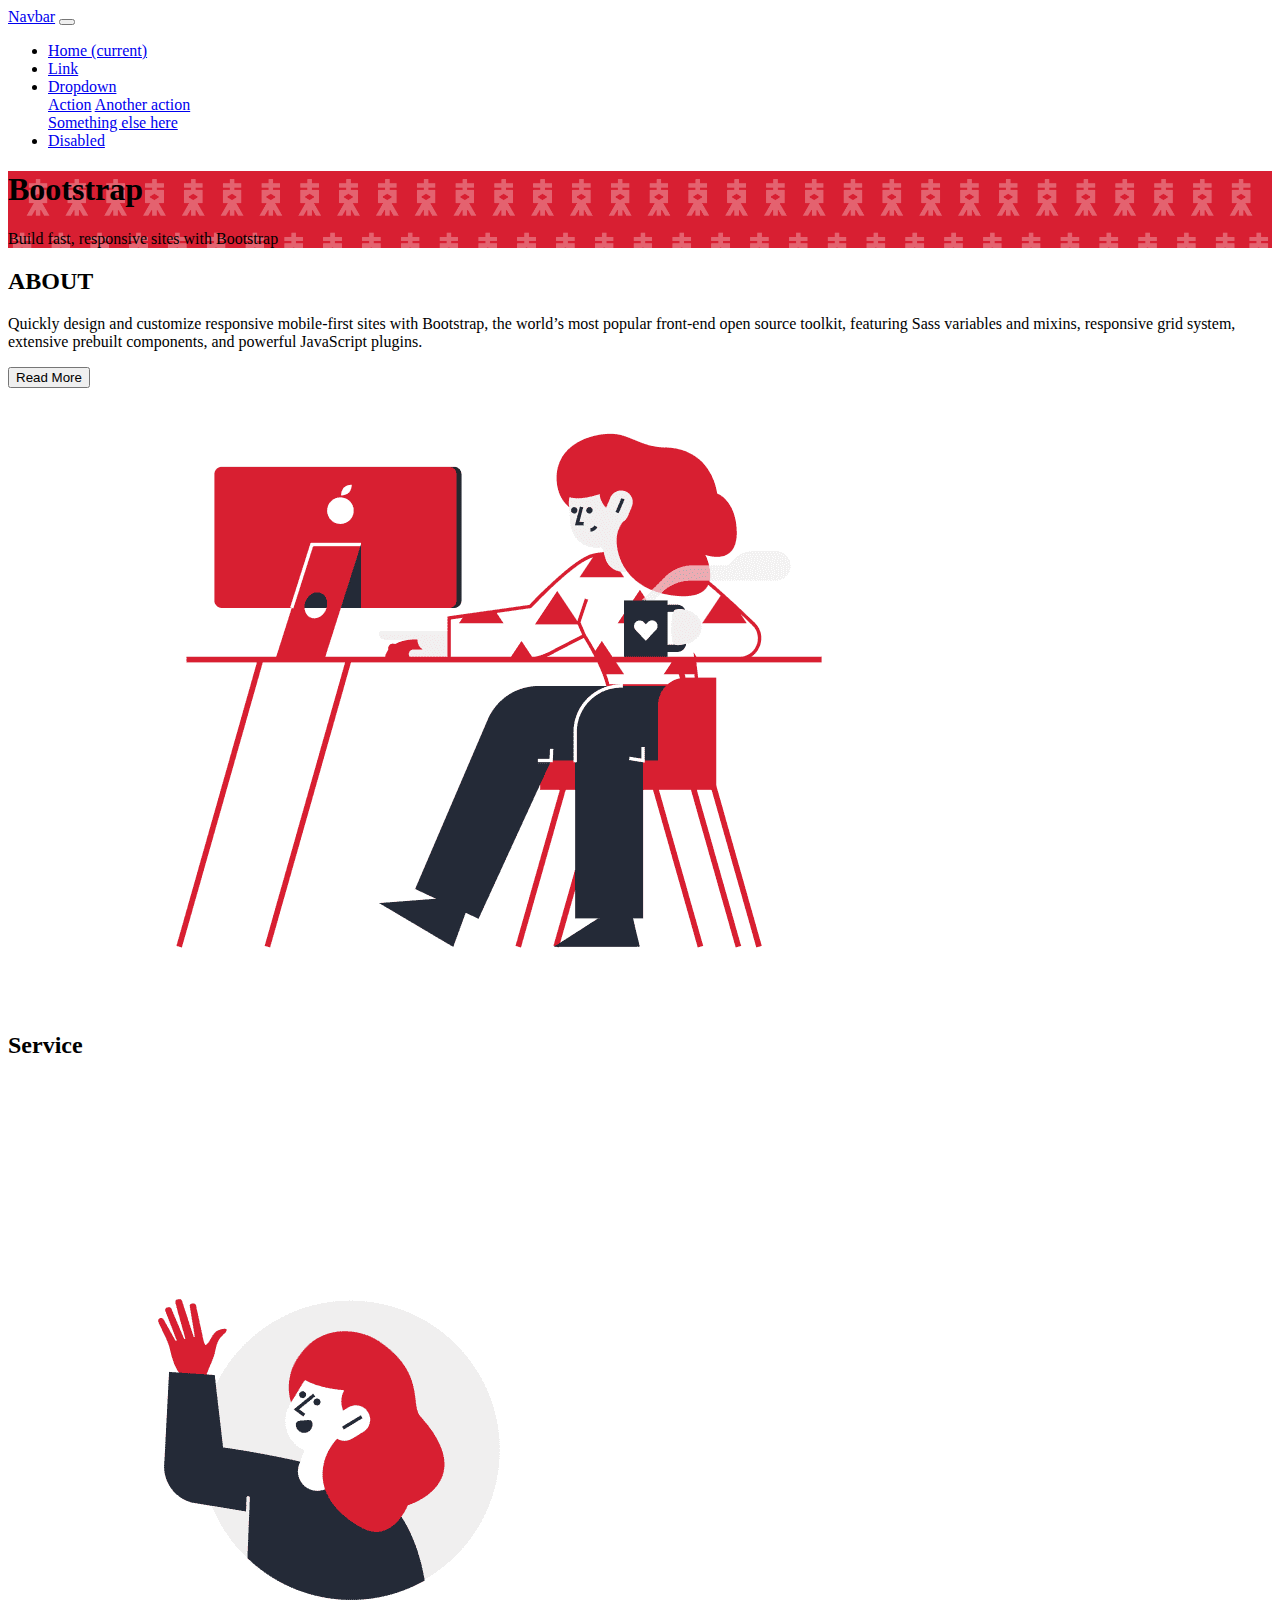
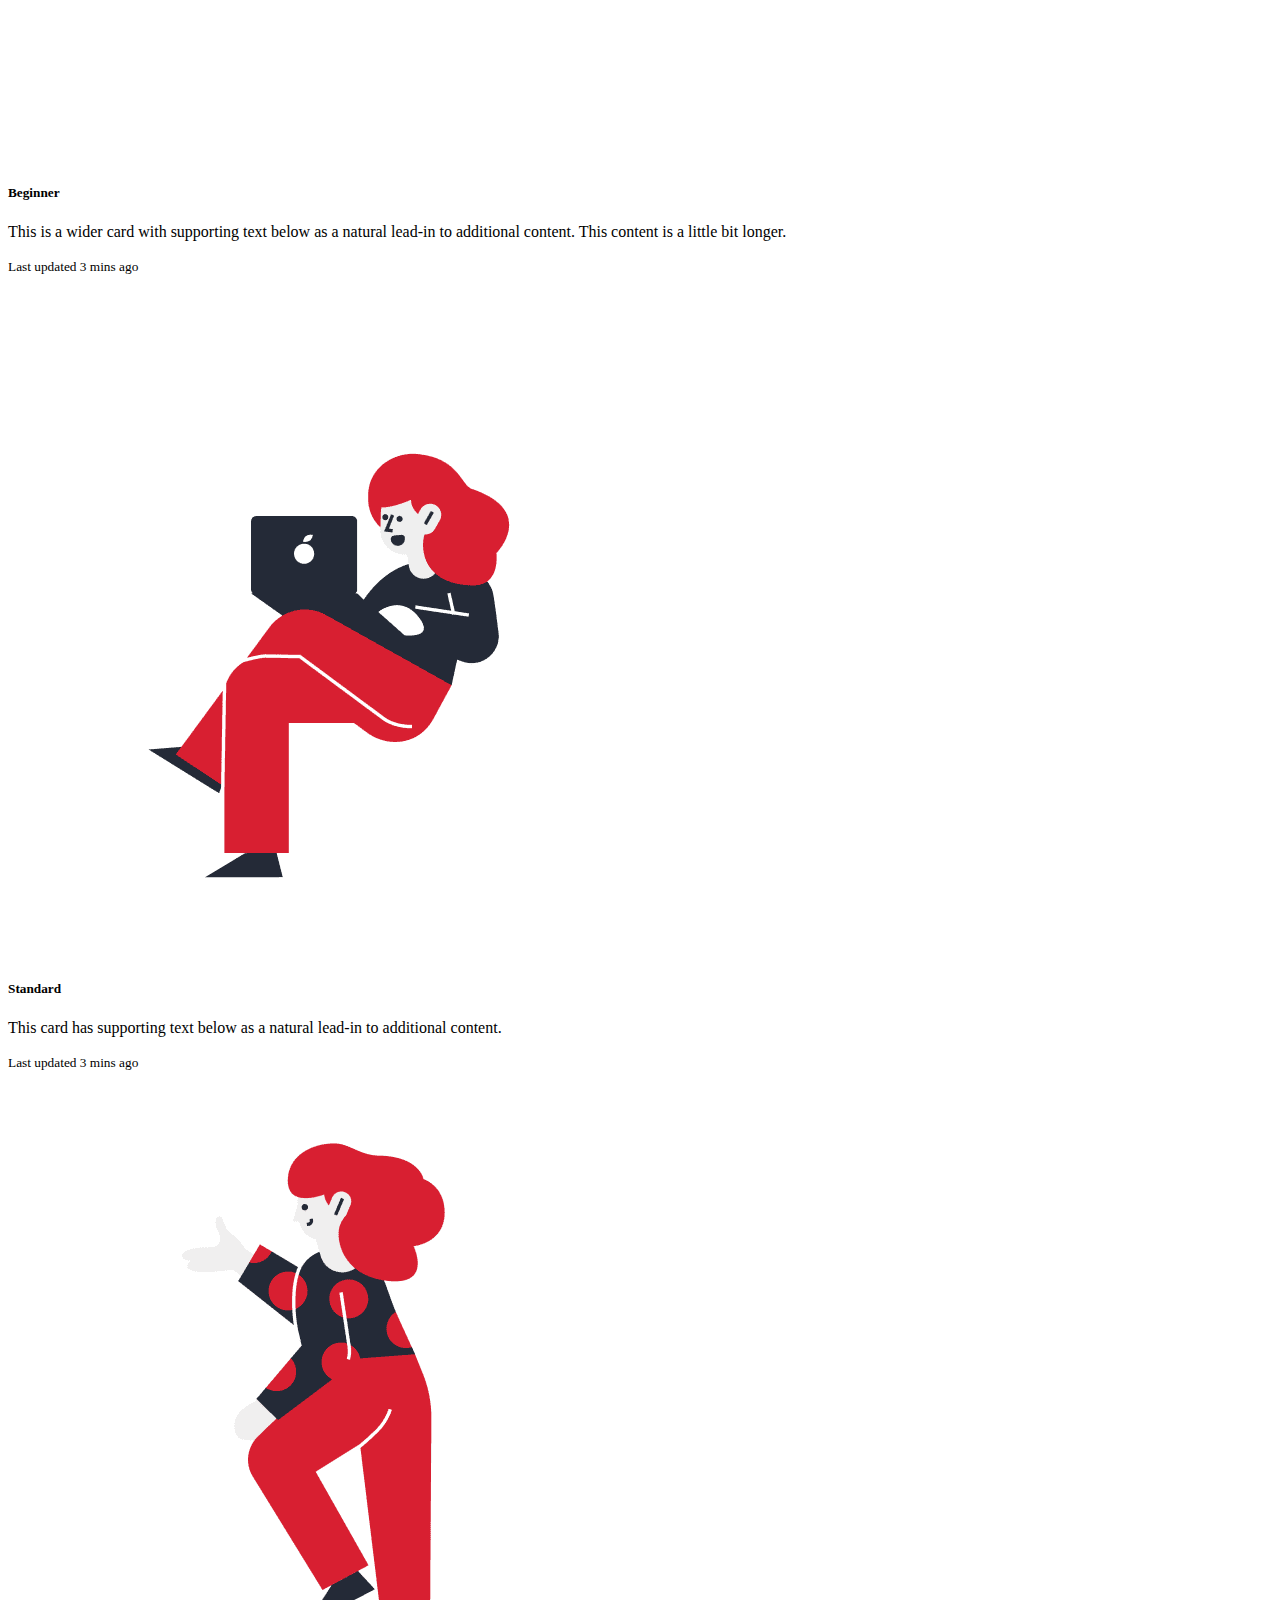
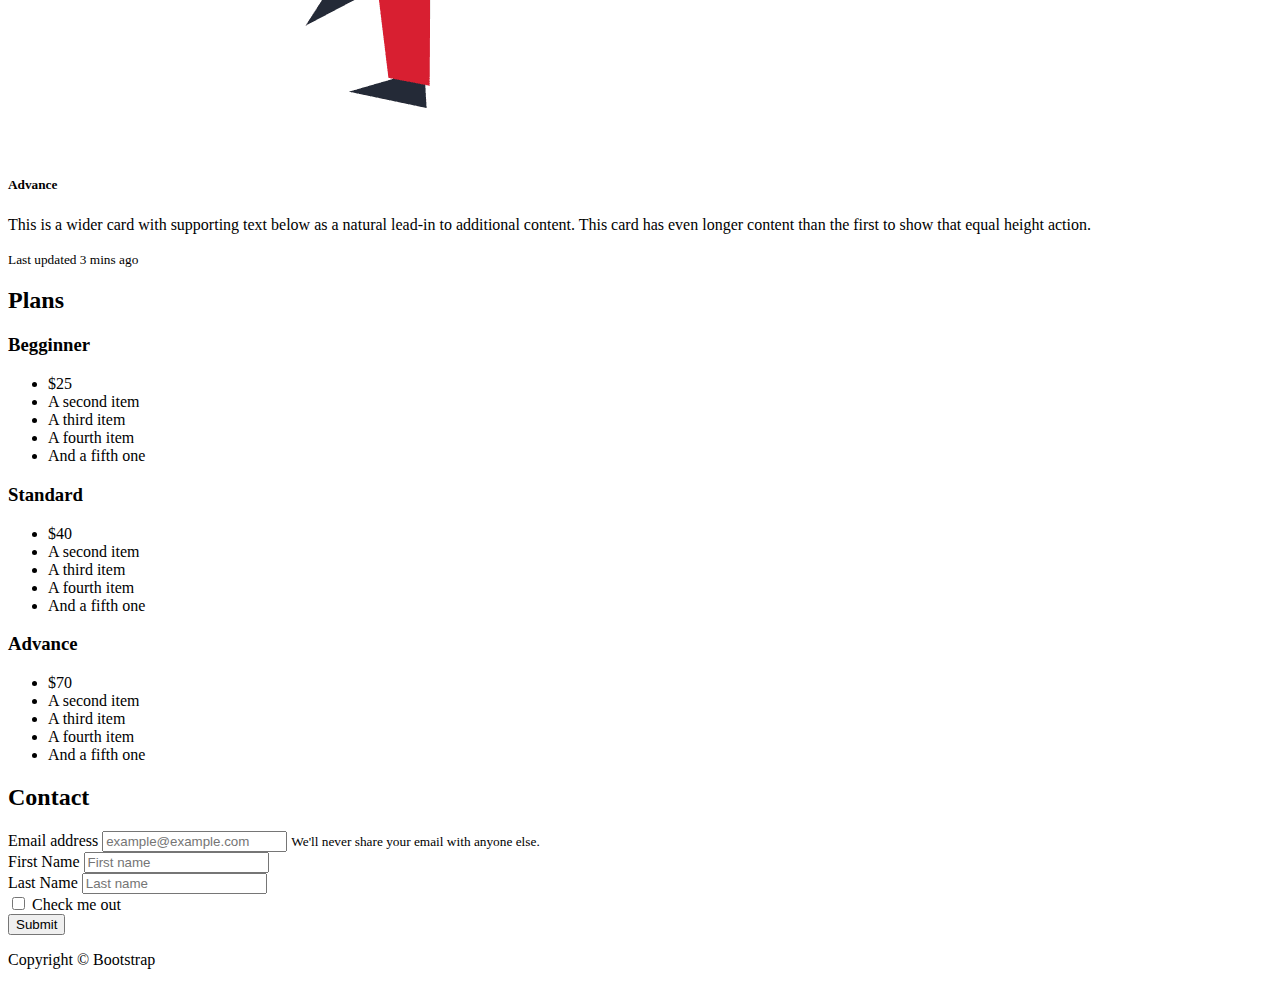
<file: 初級/bootstrap/index.html>
<!DOCTYPE html>
<html lang="ja">
    <head>
        <!-- Required meta tags -->
        <meta charset="utf-8" />
        <meta name="viewport" content="width=device-width, initial-scale=1" />

        <!-- Bootstrap CSS -->
        <link
            rel="stylesheet"
            href="https://cdn.jsdelivr.net/npm/bootstrap@4.6.0/dist/css/bootstrap.min.css"
            integrity="sha384-B0vP5xmATw1+K9KRQjQERJvTumQW0nPEzvF6L/Z6nronJ3oUOFUFpCjEUQouq2+l"
            crossorigin="anonymous"
        />
        <title>Bootstrap practice</title>
        <meta name="description" content="（検索結果に表示される説明文）" />
        <!-- <link rel="icon" href="./favicon.ico"> -->
        <!-- <link rel="stylesheet" href="sanitize.css"> -->
        <link rel="stylesheet" href="./css/style.css" />
    </head>
    <body>
        <nav class="navbar navbar-expand-lg navbar-light bg-light">
            <div class="container">
                <a class="navbar-brand" href="#">Navbar</a>
                <button
                    class="navbar-toggler"
                    type="button"
                    data-toggle="collapse"
                    data-target="#navbarSupportedContent"
                    aria-controls="navbarSupportedContent"
                    aria-expanded="false"
                    aria-label="Toggle navigation"
                >
                    <span class="navbar-toggler-icon"></span>
                </button>
                <div
                    class="collapse navbar-collapse"
                    id="navbarSupportedContent"
                >
                    <ul class="navbar-nav ml-auto">
                        <li class="nav-item active">
                            <a class="nav-link" href="#"
                                >Home <span class="sr-only">(current)</span></a
                            >
                        </li>
                        <li class="nav-item">
                            <a class="nav-link" href="#">Link</a>
                        </li>
                        <li class="nav-item dropdown">
                            <a
                                class="nav-link dropdown-toggle"
                                href="#"
                                id="navbarDropdown"
                                role="button"
                                data-toggle="dropdown"
                                aria-haspopup="true"
                                aria-expanded="false"
                            >
                                Dropdown
                            </a>
                            <div
                                class="dropdown-menu"
                                aria-labelledby="navbarDropdown"
                            >
                                <a class="dropdown-item" href="#">Action</a>
                                <a class="dropdown-item" href="#"
                                    >Another action</a
                                >
                                <div class="dropdown-divider"></div>
                                <a class="dropdown-item" href="#"
                                    >Something else here</a
                                >
                            </div>
                        </li>
                        <li class="nav-item">
                            <a
                                class="nav-link disabled"
                                href="#"
                                tabindex="-1"
                                aria-disabled="true"
                                >Disabled</a
                            >
                        </li>
                    </ul>
                </div>
            </div>
        </nav>

        <section class="top py-5">
            <div class="container py-5">
                <h1 class="text-center display-3 font-weight-bold mb-3">
                    Bootstrap
                </h1>
                <p class="text-center lead">
                    Build fast, responsive sites with Bootstrap
                </p>
            </div>
        </section>

        <section class="about py-5">
            <div class="container">
                <div class="row">
                    <div class="col-md-6 mb-5">
                        <h2>ABOUT</h2>
                        <p>
                            Quickly design and customize responsive mobile-first
                            sites with Bootstrap, the world’s most popular
                            front-end open source toolkit, featuring Sass
                            variables and mixins, responsive grid system,
                            extensive prebuilt components, and powerful
                            JavaScript plugins.
                        </p>
                        <button class="btn-lg btn-danger">Read More</button>
                    </div>
                    <div class="col-md-6">
                        <img src="./img/about.png" alt="about" class="w-100" />
                    </div>
                </div>
            </div>
        </section>

        <section class="service bg-light py-5">
            <div class="container">
                <h2 class="text-center mb-3">Service</h2>
                <div class="row row-cols-1 row-cols-md-3 g-4">
                    <div class="col">
                        <div class="card h-100">
                            <img
                                src="./img/beginner.png"
                                class="card-img-top"
                                alt="..."
                            />
                            <div class="card-body">
                                <h5 class="card-title">Beginner</h5>
                                <p class="card-text">
                                    This is a wider card with supporting text
                                    below as a natural lead-in to additional
                                    content. This content is a little bit
                                    longer.
                                </p>
                            </div>
                            <div class="card-footer">
                                <small class="text-muted"
                                    >Last updated 3 mins ago</small
                                >
                            </div>
                        </div>
                    </div>
                    <div class="col">
                        <div class="card h-100">
                            <img
                                src="./img/standard.png"
                                class="card-img-top"
                                alt="..."
                            />
                            <div class="card-body">
                                <h5 class="card-title">Standard</h5>
                                <p class="card-text">
                                    This card has supporting text below as a
                                    natural lead-in to additional content.
                                </p>
                            </div>
                            <div class="card-footer">
                                <small class="text-muted"
                                    >Last updated 3 mins ago</small
                                >
                            </div>
                        </div>
                    </div>
                    <div class="col">
                        <div class="card h-100">
                            <img
                                src="./img/advance.png"
                                class="card-img-top"
                                alt="..."
                            />
                            <div class="card-body">
                                <h5 class="card-title">Advance</h5>
                                <p class="card-text">
                                    This is a wider card with supporting text
                                    below as a natural lead-in to additional
                                    content. This card has even longer content
                                    than the first to show that equal height
                                    action.
                                </p>
                            </div>
                            <div class="card-footer">
                                <small class="text-muted"
                                    >Last updated 3 mins ago</small
                                >
                            </div>
                        </div>
                    </div>
                </div>
            </div>
        </section>

        <section class="plans py-5">
            <h2 class="mb-3 text-center">Plans</h2>
            <div class="container">
                <div class="row row-cols-1 row-cols-md-3 g-4">
                    <div class="col">
                        <div class="card">
                            <div class="card-body">
                                <h3 class="card-title text-center">
                                    Begginner
                                </h3>
                                <ul class="list-group">
                                    <li
                                        class="
                                            list-group-item
                                            display-4
                                            text-center
                                            list-group-item-primary
                                        "
                                    >
                                        $25
                                    </li>
                                    <li class="list-group-item">
                                        A second item
                                    </li>
                                    <li class="list-group-item">
                                        A third item
                                    </li>
                                    <li class="list-group-item">
                                        A fourth item
                                    </li>
                                    <li class="list-group-item">
                                        And a fifth one
                                    </li>
                                </ul>
                            </div>
                        </div>
                    </div>
                    <div class="col">
                        <div class="card">
                            <div class="card-body">
                                <h3 class="card-title text-center">Standard</h3>
                                <ul class="list-group">
                                    <li
                                        class="
                                            list-group-item
                                            display-4
                                            text-center
                                            list-group-item-primary
                                        "
                                    >
                                        $40
                                    </li>
                                    <li class="list-group-item">
                                        A second item
                                    </li>
                                    <li class="list-group-item">
                                        A third item
                                    </li>
                                    <li class="list-group-item">
                                        A fourth item
                                    </li>
                                    <li class="list-group-item">
                                        And a fifth one
                                    </li>
                                </ul>
                            </div>
                        </div>
                    </div>
                    <div class="col">
                        <div class="card">
                            <div class="card-body">
                                <h3 class="card-title text-center">Advance</h3>
                                <ul class="list-group">
                                    <li
                                        class="
                                            list-group-item
                                            display-4
                                            text-center
                                            list-group-item-primary
                                        "
                                    >
                                        $70
                                    </li>
                                    <li class="list-group-item">
                                        A second item
                                    </li>
                                    <li class="list-group-item">
                                        A third item
                                    </li>
                                    <li class="list-group-item">
                                        A fourth item
                                    </li>
                                    <li class="list-group-item">
                                        And a fifth one
                                    </li>
                                </ul>
                            </div>
                        </div>
                    </div>
                </div>
            </div>
        </section>

        <section class="contact py-5 bg-light">
            <div class="container">
                <h2 class="mb-3 text-center">Contact</h2>
                <form>
                    <div class="form-group">
                        <label for="exampleInputEmail1">Email address</label>
                        <input
                            type="email"
                            class="form-control"
                            id="exampleInputEmail1"
                            aria-describedby="emailHelp"
                            placeholder="example@example.com"
                        />
                        <small id="emailHelp" class="form-text text-muted"
                            >We'll never share your email with anyone
                            else.</small
                        >
                    </div>
                    <div class="row mb-3">
                        <div class="col">
                            <label for="firstName">First Name</label>
                            <input
                                type="text"
                                class="form-control"
                                placeholder="First name"
                                id="firstName"
                            />
                        </div>
                        <div class="col">
                          <label for="lastName">Last Name</label>
                            <input
                                type="text"
                                class="form-control"
                                placeholder="Last name" id="lastName"
                            />
                        </div>
                    </div>
                    <div class="form-group form-check">
                        <input
                            type="checkbox"
                            class="form-check-input"
                            id="exampleCheck1"
                        />
                        <label class="form-check-label" for="exampleCheck1"
                            >Check me out</label
                        >
                    </div>
                    <button type="submit" class="btn-lg btn-outline-danger">
                        Submit
                    </button>
                </form>
            </div>
        </section>

        <footer class="py-3 bg-dark">
          <div class="container">
            <p class="text-white text-right m-0">Copyright &copy; Bootstrap</p>
          </div>
        </footer>

        <!-- Optional JavaScript; choose one of the two! -->

        <!-- Option 1: jQuery and Bootstrap Bundle (includes Popper) -->
        <script
            src="https://code.jquery.com/jquery-3.5.1.slim.min.js"
            integrity="sha384-DfXdz2htPH0lsSSs5nCTpuj/zy4C+OGpamoFVy38MVBnE+IbbVYUew+OrCXaRkfj"
            crossorigin="anonymous"
        ></script>
        <script
            src="https://cdn.jsdelivr.net/npm/bootstrap@4.6.0/dist/js/bootstrap.bundle.min.js"
            integrity="sha384-Piv4xVNRyMGpqkS2by6br4gNJ7DXjqk09RmUpJ8jgGtD7zP9yug3goQfGII0yAns"
            crossorigin="anonymous"
        ></script>

        <!-- Option 2: Separate Popper and Bootstrap JS -->
        <!--
        <script src="https://code.jquery.com/jquery-3.5.1.slim.min.js" integrity="sha384-DfXdz2htPH0lsSSs5nCTpuj/zy4C+OGpamoFVy38MVBnE+IbbVYUew+OrCXaRkfj" crossorigin="anonymous"></script>
        <script src="https://cdn.jsdelivr.net/npm/popper.js@1.16.1/dist/umd/popper.min.js" integrity="sha384-9/reFTGAW83EW2RDu2S0VKaIzap3H66lZH81PoYlFhbGU+6BZp6G7niu735Sk7lN" crossorigin="anonymous"></script>
        <script src="https://cdn.jsdelivr.net/npm/bootstrap@4.6.0/dist/js/bootstrap.min.js" integrity="sha384-+YQ4JLhjyBLPDQt//I+STsc9iw4uQqACwlvpslubQzn4u2UU2UFM80nGisd026JF" crossorigin="anonymous"></script>
        -->
    </body>
</html>
</file>
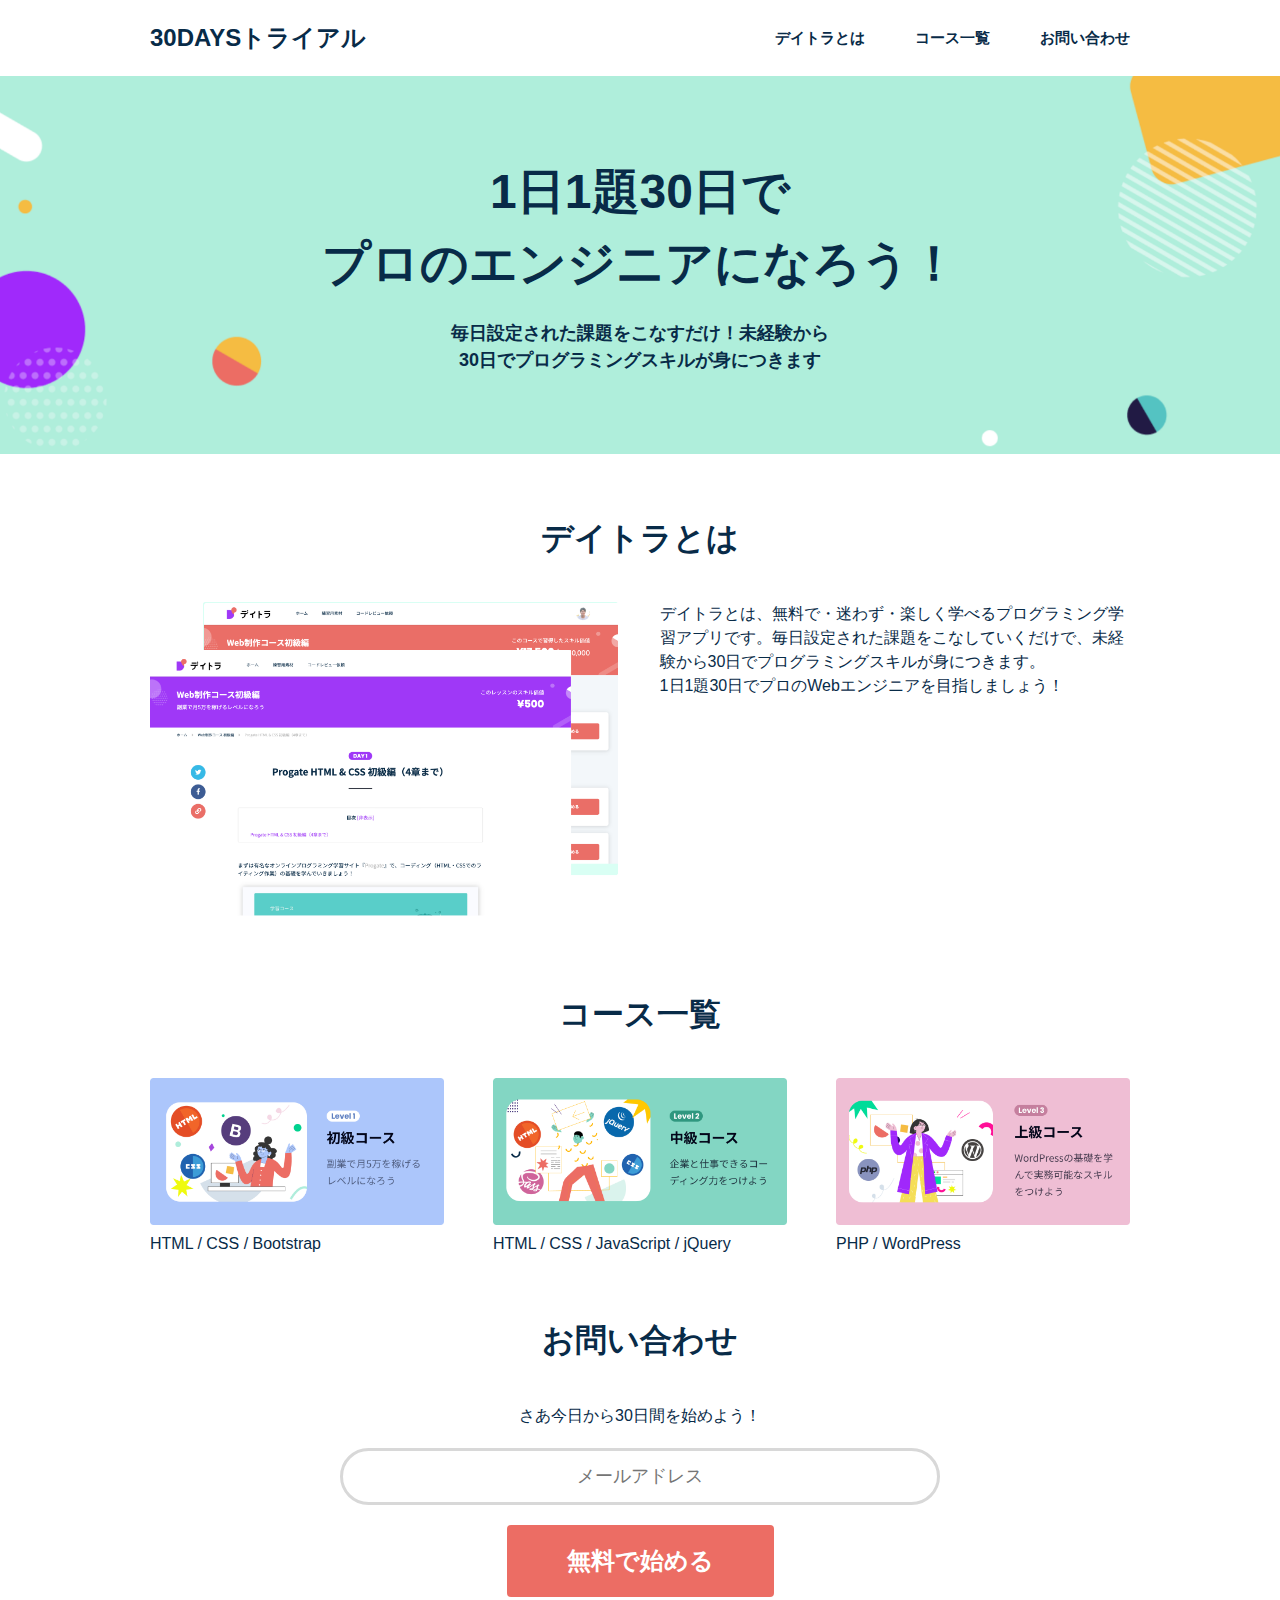
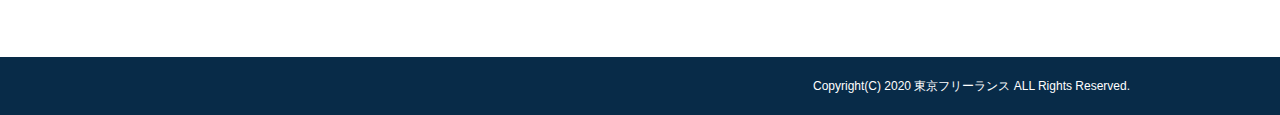
<file: 初級/practice 2/index.html>
<!DOCTYPE html>
<html lang="ja">
  <head>
    <meta charset="UTF-8" />
    <meta name="viewport" content="width=device-width, initial-scale=1.0" />
    <title>Document</title>
    <meta name="description" content="ディスクリプションです" />
    <link rel="icon" href="./favicon.ico" />
    <link rel="stylesheet" href="./css/reset.css" />
    <link rel="stylesheet" href="./css/style.css" />
  </head>
  <body>
    <header>
      <div class="container clear">
        <div class="header-left">
          <h1 class="header-title">30DAYSトライアル</h1>
        </div>
        <div class="header-right">
          <ul class="header-nav">
            <li class="header-nav-item">
              <a href="#">デイトラとは</a>
            </li>
            <li class="header-nav-item">
              <a href="#">コース一覧</a>
            </li>
            <li class="header-nav-item">
              <a href="#">お問い合わせ</a>
            </li>
          </ul>
        </div>
      </div>
    </header>

    <section class="top">
      <div class="container clear">
        <h2 class="top-title">
          1日1題30日で<br />
          プロのエンジニアになろう！
        </h2>
        <p class="top-subtitle">
          毎日設定された課題をこなすだけ！未経験から<br />
          30日でプログラミングスキルが身につきます
        </p>
      </div>
    </section>

    <section class="about section">
      <div class="container clear">
        <h2 class="section-title">デイトラとは</h2>
        <div class="about-left">
          <img src="img/about.png" alt="デイトラとは" />
        </div>
        <div class="about-right">
          <p>
            デイトラとは、無料で・迷わず・楽しく学べるプログラミング学習アプリです。毎日設定された課題をこなしていくだけで、未経験から30日でプログラミングスキルが身につきます。<br />
            1日1題30日でプロのWebエンジニアを目指しましょう！
          </p>
        </div>
      </div>
    </section>

    <section class="course section">
      <div class="container">
        <div class="course">
          <h2 class="section-title">コース一覧</h2>
          <div class="course-wrapper">
            <div class="course-item">
              <img src="img/web_first.png" alt="初級コース" />
              <p>HTML / CSS / Bootstrap</p>
            </div>
            <div class="course-item">
              <img src="img/web_second.png" alt="中級コース" />
              <p>HTML / CSS / JavaScript / jQuery</p>
            </div>
            <div class="course-item">
              <img src="img/web_third.png" alt="上級コース" />
              <p>PHP / WordPress</p>
            </div>
          </div>
        </div>
      </div>
    </section>

    <section class="contact section">
      <div class="container">
        <h2 class="section-title">お問い合わせ</h2>
        <p class="contact-message">さあ今日から30日間を始めよう！</p>
        <form>
          <input type="email" name="email" id="email" placeholder="メールアドレス" />
          <button class="btn btn-register">無料で始める</button>
        </form>
      </div>
    </section>

    <footer>
      <div class="container">
        <p class="copyright">Copyright(C) 2020 東京フリーランス ALL Rights Reserved.</p>
      </div>
    </footer>
  </body>
</html>
</file>
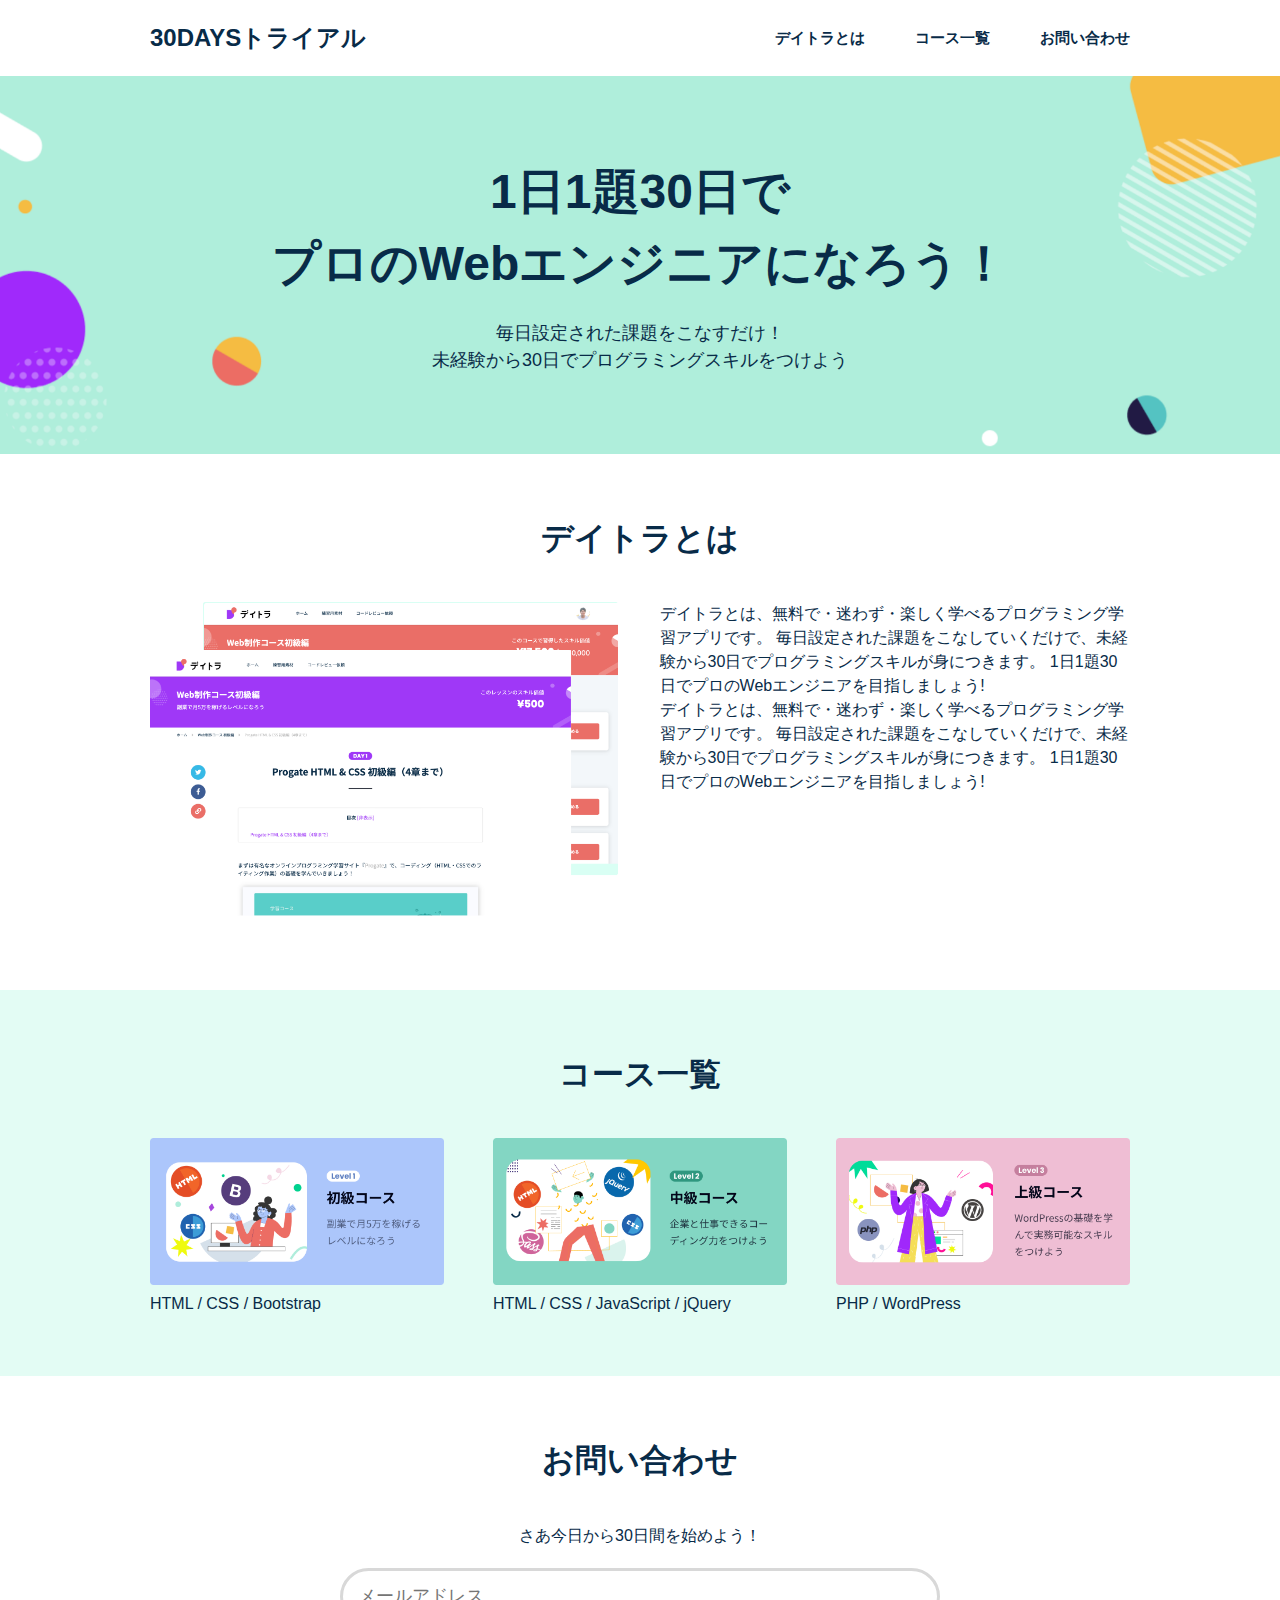
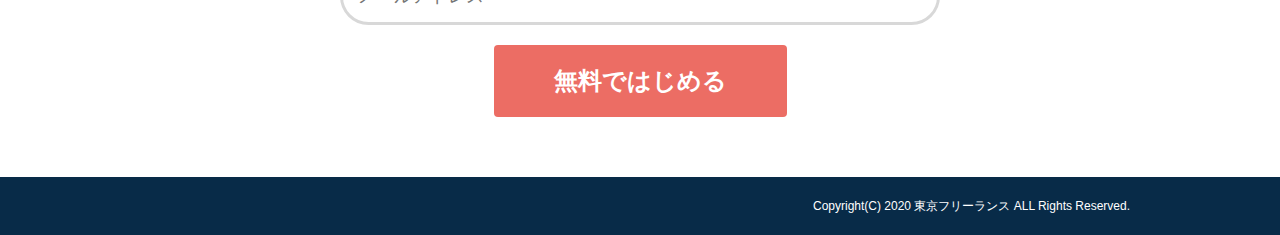
<file: 初級/practice/index.html>
<!DOCTYPE html>
<html lang="ja">
  <head>
    <meta charset="UTF-8" />
    <meta name="viewport" content="width=device-width, initial-scale=1.0" />
    <title>30DAYSトライアル</title>
    <meta name="description" content="ディスクリプションです" />
    <link rel="icon" href="favicon.ico" />
    <link rel="stylesheet" href="./css/reset.css" />
    <!-- <link rel="stylesheet" href="./css/sanitize.css" /> -->
    <link rel="stylesheet" href="./css/style.css" />
  </head>
  <body>
    <header>
      <div class="container clear">
        <div class="header-left">
          <h1 class="header-title">30DAYSトライアル</h1>
        </div>
        <div class="header-right">
          <ul class="header-nav clear">
            <li class="header-nav-item">
              <a href="#">デイトラとは</a>
            </li>
            <li class="header-nav-item">
              <a href="#">コース一覧</a>
            </li>
            <li class="header-nav-item">
              <a href="#">お問い合わせ</a>
            </li>
          </ul>
        </div>
      </div>
    </header>

    <section class="top">
      <div class="container">
        <p class="top-title">1日1題30日で<br />プロのWebエンジニアになろう！</p>
        <p class="top-subtitle">
          毎日設定された課題をこなすだけ！<br />
          未経験から30日でプログラミングスキルをつけよう
        </p>
      </div>
    </section>

    <section class="about section">
      <div class="container clear">
        <h2 class="section-title">デイトラとは</h2>
        <div class="about-left">
          <img src="./img/about.png" alt="デイトラとは" />
        </div>
        <div class="about-right">
          <p>
            デイトラとは、無料で・迷わず・楽しく学べるプログラミング学習アプリです。
            毎日設定された課題をこなしていくだけで、未経験から30日でプログラミングスキルが身につきます。
            1日1題30日でプロのWebエンジニアを目指しましょう!
          </p>
          <p>
            デイトラとは、無料で・迷わず・楽しく学べるプログラミング学習アプリです。
            毎日設定された課題をこなしていくだけで、未経験から30日でプログラミングスキルが身につきます。
            1日1題30日でプロのWebエンジニアを目指しましょう!
          </p>
        </div>
      </div>
    </section>

    <section class="course section">
      <div class="container">
        <h2 class="section-title">コース一覧</h2>
        <div class="course-wrapper">
          <div class="course-item">
            <img src="./img/web_first.png" alt="デイトラ初級編" />
            <p>HTML / CSS / Bootstrap</p>
          </div>
          <div class="course-item">
            <img src="./img/web_second.png" alt="デイトラ中級編" />
            <p>HTML / CSS / JavaScript / jQuery</p>
          </div>
          <div class="course-item">
            <img src="./img/web_third.png" alt="デイトラ上級編" />
            <p>PHP / WordPress</p>
          </div>
        </div>
      </div>
    </section>

    <section class="contact section">
      <div class="container">
        <h2 class="section-title">お問い合わせ</h2>
        <p class="contact-message">さあ今日から30日間を始めよう！</p>
        <form action="#" method="post">
          <input type="email" name="email" id="email" placeholder="メールアドレス" />
          <button type="submit" class="btn btn-register">無料ではじめる</button>
        </form>
      </div>
    </section>

    <footer>
      <div class="container clear">
        <p class="copyright">Copyright(C) 2020 東京フリーランス ALL Rights Reserved.</p>
      </div>
    </footer>
  </body>
</html>
</file>
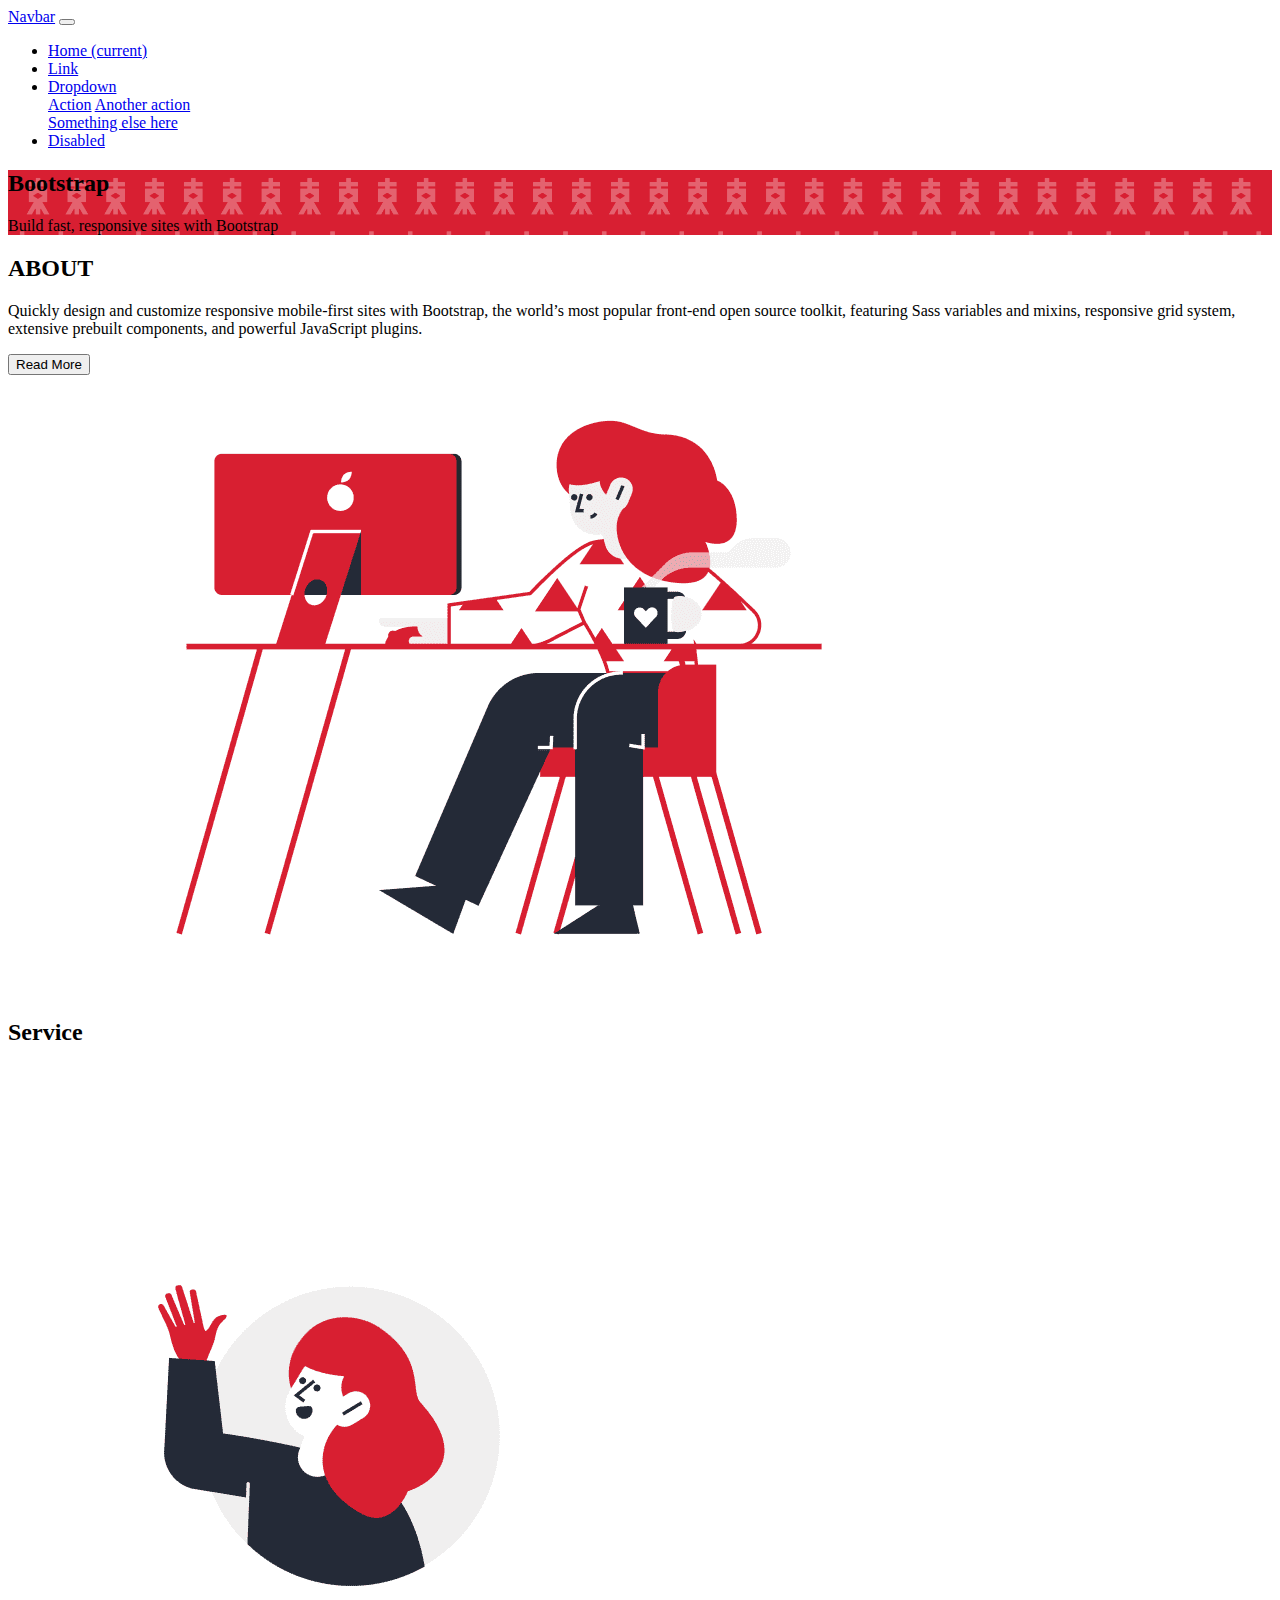
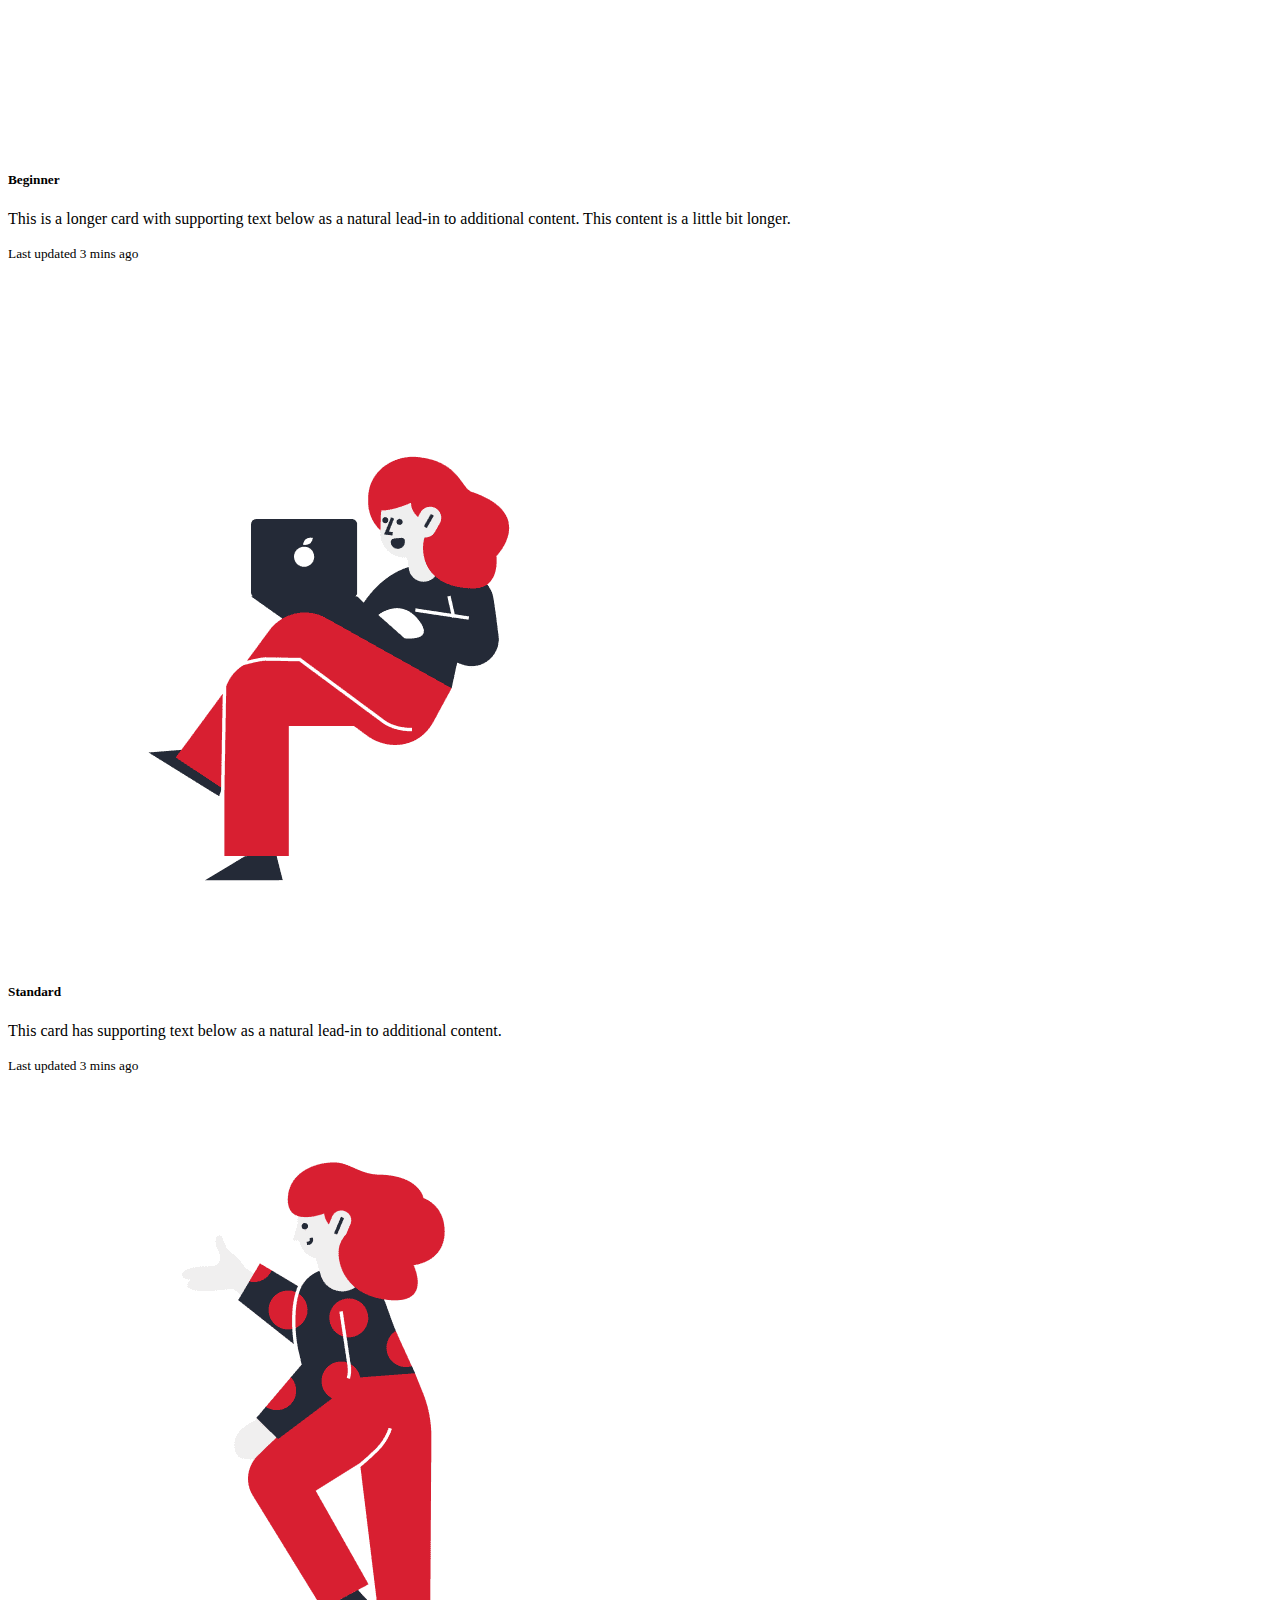
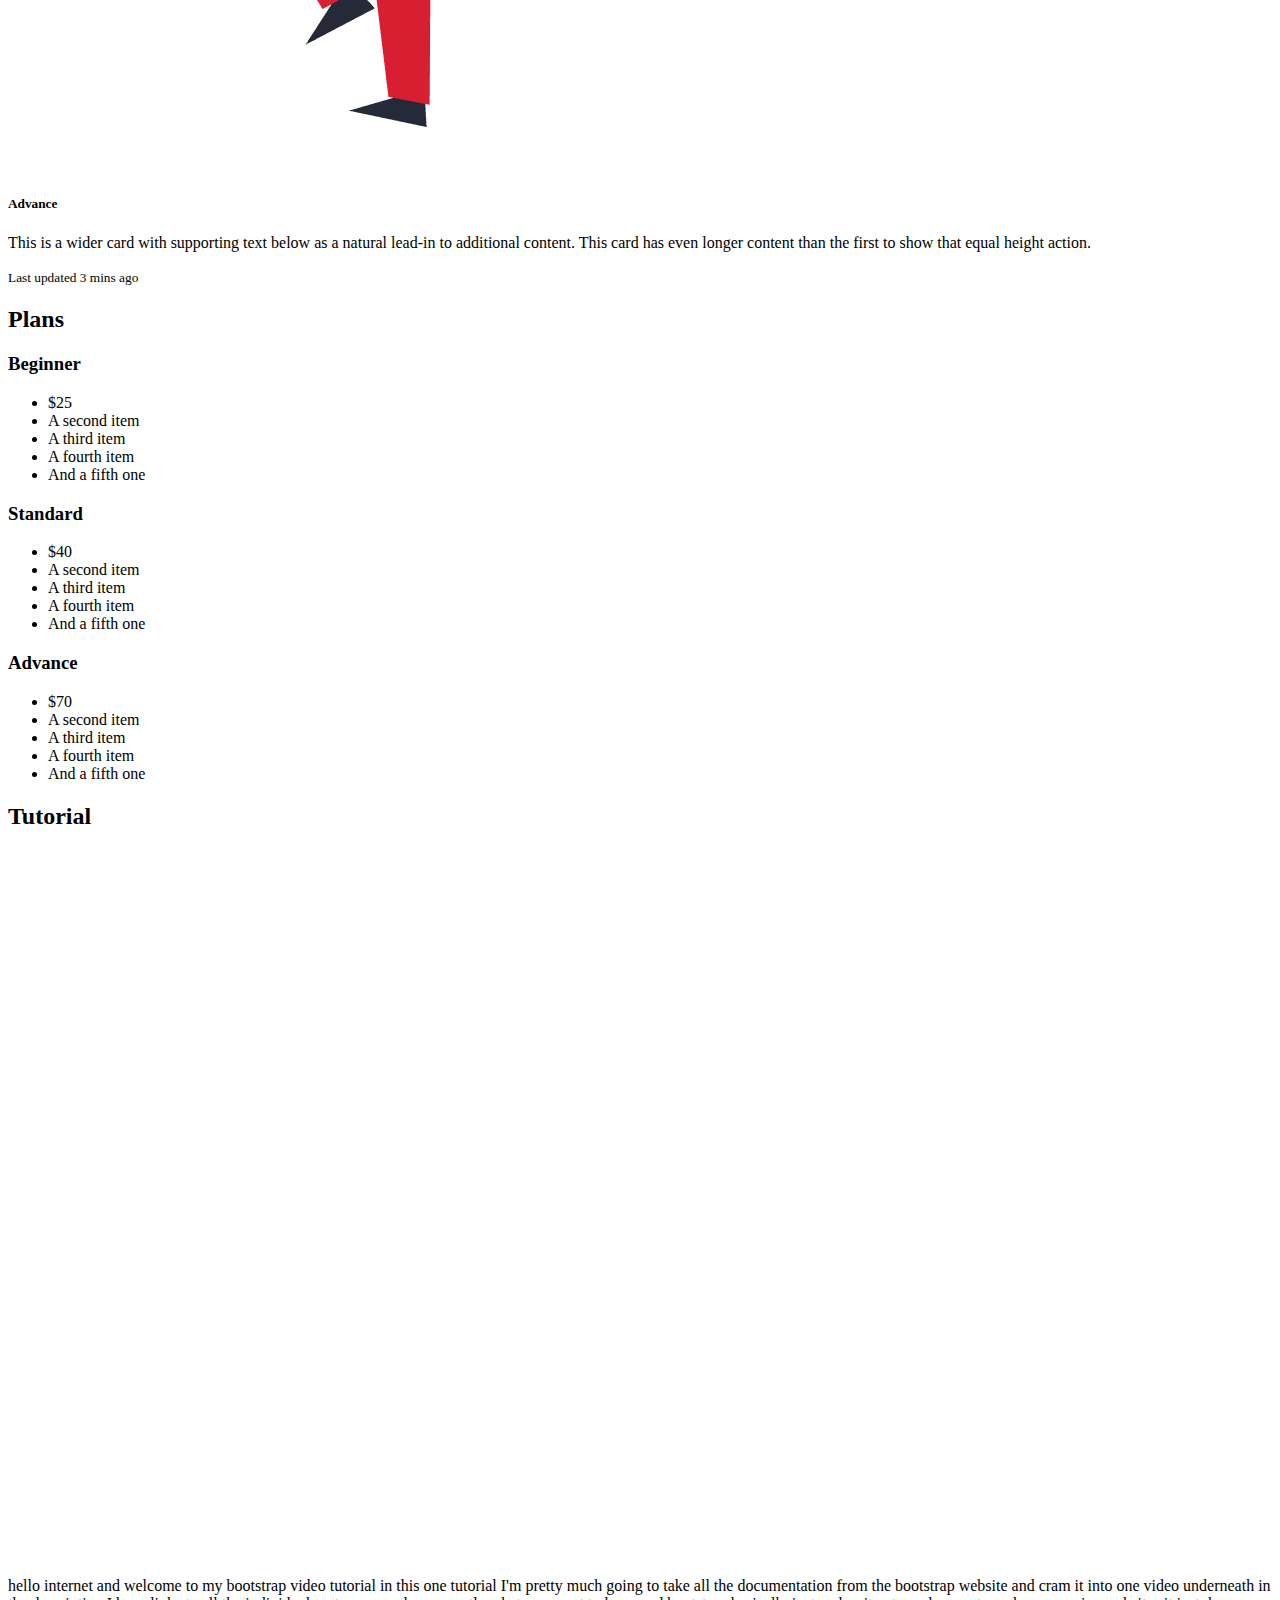
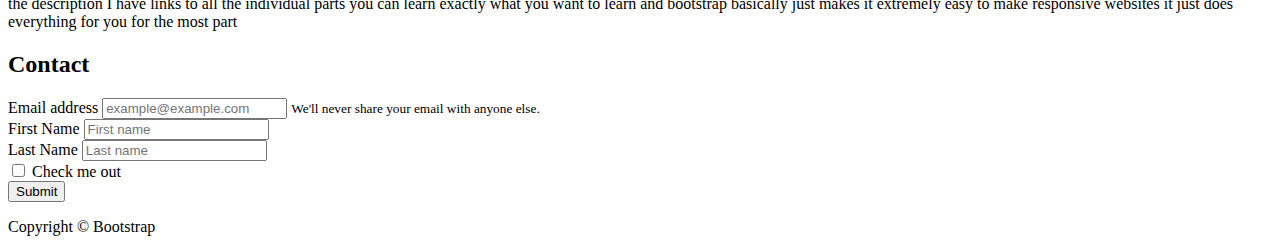
<file: 初級/bootstrap/bootstrap-second/index.html>
<!DOCTYPE html>
<html lang="ja">
    <head>
        <!-- Required meta tags -->
        <meta charset="utf-8" />
        <meta name="viewport" content="width=device-width, initial-scale=1" />

        <!-- Bootstrap CSS -->
        <link
            rel="stylesheet"
            href="https://cdn.jsdelivr.net/npm/bootstrap@4.6.0/dist/css/bootstrap.min.css"
            integrity="sha384-B0vP5xmATw1+K9KRQjQERJvTumQW0nPEzvF6L/Z6nronJ3oUOFUFpCjEUQouq2+l"
            crossorigin="anonymous"
        />
        <title>Bootstrap practice2</title>
        <meta name="description" content="（検索結果に表示される説明文）" />
        <!-- <link rel="icon" href="./favicon.ico"> -->
        <!-- <link rel="stylesheet" href="sanitize.css"> -->
        <link rel="stylesheet" href="./css/style.css" />
    </head>
    <body>
        <nav class="navbar navbar-expand-lg navbar-light bg-light">
            <div class="container">
                <a class="navbar-brand" href="#">Navbar</a>
                <button
                    class="navbar-toggler"
                    type="button"
                    data-toggle="collapse"
                    data-target="#navbarSupportedContent"
                    aria-controls="navbarSupportedContent"
                    aria-expanded="false"
                    aria-label="Toggle navigation"
                >
                    <span class="navbar-toggler-icon"></span>
                </button>
                <div
                    class="collapse navbar-collapse"
                    id="navbarSupportedContent"
                >
                    <ul class="navbar-nav ml-auto">
                        <li class="nav-item active">
                            <a class="nav-link" href="#"
                                >Home <span class="sr-only">(current)</span></a
                            >
                        </li>
                        <li class="nav-item">
                            <a class="nav-link" href="#">Link</a>
                        </li>
                        <li class="nav-item dropdown">
                            <a
                                class="nav-link dropdown-toggle"
                                href="#"
                                id="navbarDropdown"
                                role="button"
                                data-toggle="dropdown"
                                aria-haspopup="true"
                                aria-expanded="false"
                            >
                                Dropdown
                            </a>
                            <div
                                class="dropdown-menu"
                                aria-labelledby="navbarDropdown"
                            >
                                <a class="dropdown-item" href="#">Action</a>
                                <a class="dropdown-item" href="#"
                                    >Another action</a
                                >
                                <div class="dropdown-divider"></div>
                                <a class="dropdown-item" href="#"
                                    >Something else here</a
                                >
                            </div>
                        </li>
                        <li class="nav-item">
                            <a
                                class="nav-link disabled"
                                href="#"
                                tabindex="-1"
                                aria-disabled="true"
                                >Disabled</a
                            >
                        </li>
                    </ul>
                </div>
            </div>
        </nav>

        <section class="top py-5">
            <div class="container py-5">
                <h2 class="text-center display-3 font-weight-bold mb-3">
                    Bootstrap
                </h2>
                <p class="text-center lead">
                    Build fast, responsive sites with Bootstrap
                </p>
            </div>
        </section>

        <section class="about py-5">
            <div class="container">
                <div class="row">
                    <div class="col-md-6 mb-5">
                        <h2>ABOUT</h2>
                        <p>
                            Quickly design and customize responsive mobile-first
                            sites with Bootstrap, the world’s most popular
                            front-end open source toolkit, featuring Sass
                            variables and mixins, responsive grid system,
                            extensive prebuilt components, and powerful
                            JavaScript plugins.
                        </p>
                        <button class="btn-lg btn-danger">Read More</button>
                    </div>
                    <div class="col-md-6">
                        <img src="./img/about.png" alt="about" class="w-100" />
                    </div>
                </div>
            </div>
        </section>

        <section class="service py-5 bg-light">
            <div class="container">
                <h2 class="text-center mb-3">Service</h2>
                <div class="card-deck">
                    <div class="card">
                        <img
                            src="./img/beginner.png"
                            class="card-img-top"
                            alt="..."
                        />
                        <div class="card-body">
                            <h5 class="card-title">Beginner</h5>
                            <p class="card-text">
                                This is a longer card with supporting text below
                                as a natural lead-in to additional content. This
                                content is a little bit longer.
                            </p>
                            <p class="card-text">
                                <small class="text-muted"
                                    >Last updated 3 mins ago</small
                                >
                            </p>
                        </div>
                    </div>
                    <div class="card">
                        <img
                            src="./img/standard.png"
                            class="card-img-top"
                            alt="..."
                        />
                        <div class="card-body">
                            <h5 class="card-title">Standard</h5>
                            <p class="card-text">
                                This card has supporting text below as a natural
                                lead-in to additional content.
                            </p>
                            <p class="card-text">
                                <small class="text-muted"
                                    >Last updated 3 mins ago</small
                                >
                            </p>
                        </div>
                    </div>
                    <div class="card">
                        <img
                            src="./img/advance.png"
                            class="card-img-top"
                            alt="..."
                        />
                        <div class="card-body">
                            <h5 class="card-title">Advance</h5>
                            <p class="card-text">
                                This is a wider card with supporting text below
                                as a natural lead-in to additional content. This
                                card has even longer content than the first to
                                show that equal height action.
                            </p>
                            <p class="card-text">
                                <small class="text-muted"
                                    >Last updated 3 mins ago</small
                                >
                            </p>
                        </div>
                    </div>
                </div>
            </div>
        </section>

        <section class="plans py-5">
            <div class="container">
                <h2 class="text-center mb-3">Plans</h2>
                <div class="row row-cols-1 row-cols-md-3">
                    <div class="col mb-4">
                        <div class="card">
                            <div class="card-body">
                                <h3 class="card-title text-center">
                                    Beginner
                                </h3>
                                <ul class="list-group">
                                    <li
                                        class="
                                            list-group-item
                                            list-group-item-primary
                                            display-4
                                            text-center
                                        "
                                    >
                                        $25
                                    </li>
                                    <li class="list-group-item">
                                        A second item
                                    </li>
                                    <li class="list-group-item">
                                        A third item
                                    </li>
                                    <li class="list-group-item">
                                        A fourth item
                                    </li>
                                    <li class="list-group-item">
                                        And a fifth one
                                    </li>
                                </ul>
                            </div>
                        </div>
                    </div>
                    <div class="col mb-4">
                        <div class="card">
                            <div class="card-body">
                                <h3 class="card-title text-center">
                                    Standard
                                </h3>
                                <ul class="list-group">
                                    <li
                                        class="
                                            list-group-item
                                            list-group-item-primary
                                            display-4
                                            text-center
                                        "
                                    >
                                        $40
                                    </li>
                                    <li class="list-group-item">
                                        A second item
                                    </li>
                                    <li class="list-group-item">
                                        A third item
                                    </li>
                                    <li class="list-group-item">
                                        A fourth item
                                    </li>
                                    <li class="list-group-item">
                                        And a fifth one
                                    </li>
                                </ul>
                            </div>
                        </div>
                    </div>
                    <div class="col mb-4">
                        <div class="card">
                            <div class="card-body">
                                <h3 class="card-title text-center">
                                    Advance
                                </h3>
                                <ul class="list-group">
                                    <li
                                        class="
                                            list-group-item
                                            list-group-item-primary
                                            display-4
                                            text-center
                                        "
                                    >
                                        $70
                                    </li>
                                    <li class="list-group-item">
                                        A second item
                                    </li>
                                    <li class="list-group-item">
                                        A third item
                                    </li>
                                    <li class="list-group-item">
                                        A fourth item
                                    </li>
                                    <li class="list-group-item">
                                        And a fifth one
                                    </li>
                                </ul>
                            </div>
                        </div>
                    </div>
                </div>
            </div>
        </section>

        <section class="plans py-5 bg-light">
            <div class="container">
                <h2 class="text-center mb-3">Tutorial</h2>
                <div class="row">
                    <div class="col-md-6">
                        <div class="youtube">
                            <iframe
                                width="560"
                                height="315"
                                src="https://www.youtube.com/embed/gqOEoUR5RHg"
                                title="YouTube video player"
                                frameborder="0"
                                allow="accelerometer; autoplay; clipboard-write; encrypted-media; gyroscope; picture-in-picture"
                                allowfullscreen
                            ></iframe>
                        </div>
                    </div>
                    <div class="col-md-6">
                        <p>
                            hello internet and welcome to my bootstrap
                            video tutorial in this one tutorial I'm pretty much
                            going to take all the documentation from the
                            bootstrap website and cram it into one video
                            underneath in the description I have links to all
                            the individual parts you can learn exactly what you
                            want to learn and bootstrap basically just makes it
                            extremely easy to make responsive websites it just
                            does everything for you for the most part
                        </p>
                    </div>
                </div>
            </div>
        </section>

        <div class="contact py-5">
            <div class="container">
              <h2 class="text-center mb-3">Contact</h2>
                <form>
                    <div class="form-group">
                        <label for="exampleInputEmail1">Email address</label>
                        <input
                            type="email"
                            class="form-control"
                            id="exampleInputEmail1"
                            aria-describedby="emailHelp" placeholder="example@example.com"
                        />
                        <small id="emailHelp" class="form-text text-muted"
                            >We'll never share your email with anyone
                            else.</small
                        >
                    </div>
                    <div class="form-group">
                        <div class="row">
                            <div class="col">
                              <label for="firstName">First Name</label>
                                <input
                                    type="text"
                                    class="form-control"
                                    placeholder="First name" id="firstName"
                                />
                            </div>
                            <div class="col">
                              <label for="lastName">Last Name</label>
                                <input
                                    type="text"
                                    class="form-control"
                                    placeholder="Last name" id="lastName"
                                />
                            </div>
                        </div>
                    </div>
                    <div class="form-group form-check">
                        <input
                            type="checkbox"
                            class="form-check-input"
                            id="exampleCheck1"
                        />
                        <label class="form-check-label" for="exampleCheck1"
                            >Check me out</label
                        >
                    </div>
                    <button type="submit" class="btn-lg btn-outline-danger">
                        Submit
                    </button>
                </form>
            </div>
        </div>

        <footer class="bg-dark py-3">
          <div class="container">
            <p class="text-white text-right m-0">Copyright &copy; Bootstrap</p>
          </div>
        </footer>

        <!-- Optional JavaScript; choose one of the two! -->

        <!-- Option 1: jQuery and Bootstrap Bundle (includes Popper) -->
        <script
            src="https://code.jquery.com/jquery-3.5.1.slim.min.js"
            integrity="sha384-DfXdz2htPH0lsSSs5nCTpuj/zy4C+OGpamoFVy38MVBnE+IbbVYUew+OrCXaRkfj"
            crossorigin="anonymous"
        ></script>
        <script
            src="https://cdn.jsdelivr.net/npm/bootstrap@4.6.0/dist/js/bootstrap.bundle.min.js"
            integrity="sha384-Piv4xVNRyMGpqkS2by6br4gNJ7DXjqk09RmUpJ8jgGtD7zP9yug3goQfGII0yAns"
            crossorigin="anonymous"
        ></script>

        <!-- Option 2: Separate Popper and Bootstrap JS -->
        <!--
        <script src="https://code.jquery.com/jquery-3.5.1.slim.min.js" integrity="sha384-DfXdz2htPH0lsSSs5nCTpuj/zy4C+OGpamoFVy38MVBnE+IbbVYUew+OrCXaRkfj" crossorigin="anonymous"></script>
        <script src="https://cdn.jsdelivr.net/npm/popper.js@1.16.1/dist/umd/popper.min.js" integrity="sha384-9/reFTGAW83EW2RDu2S0VKaIzap3H66lZH81PoYlFhbGU+6BZp6G7niu735Sk7lN" crossorigin="anonymous"></script>
        <script src="https://cdn.jsdelivr.net/npm/bootstrap@4.6.0/dist/js/bootstrap.min.js" integrity="sha384-+YQ4JLhjyBLPDQt//I+STsc9iw4uQqACwlvpslubQzn4u2UU2UFM80nGisd026JF" crossorigin="anonymous"></script>
        -->
    </body>
</html>
</file>
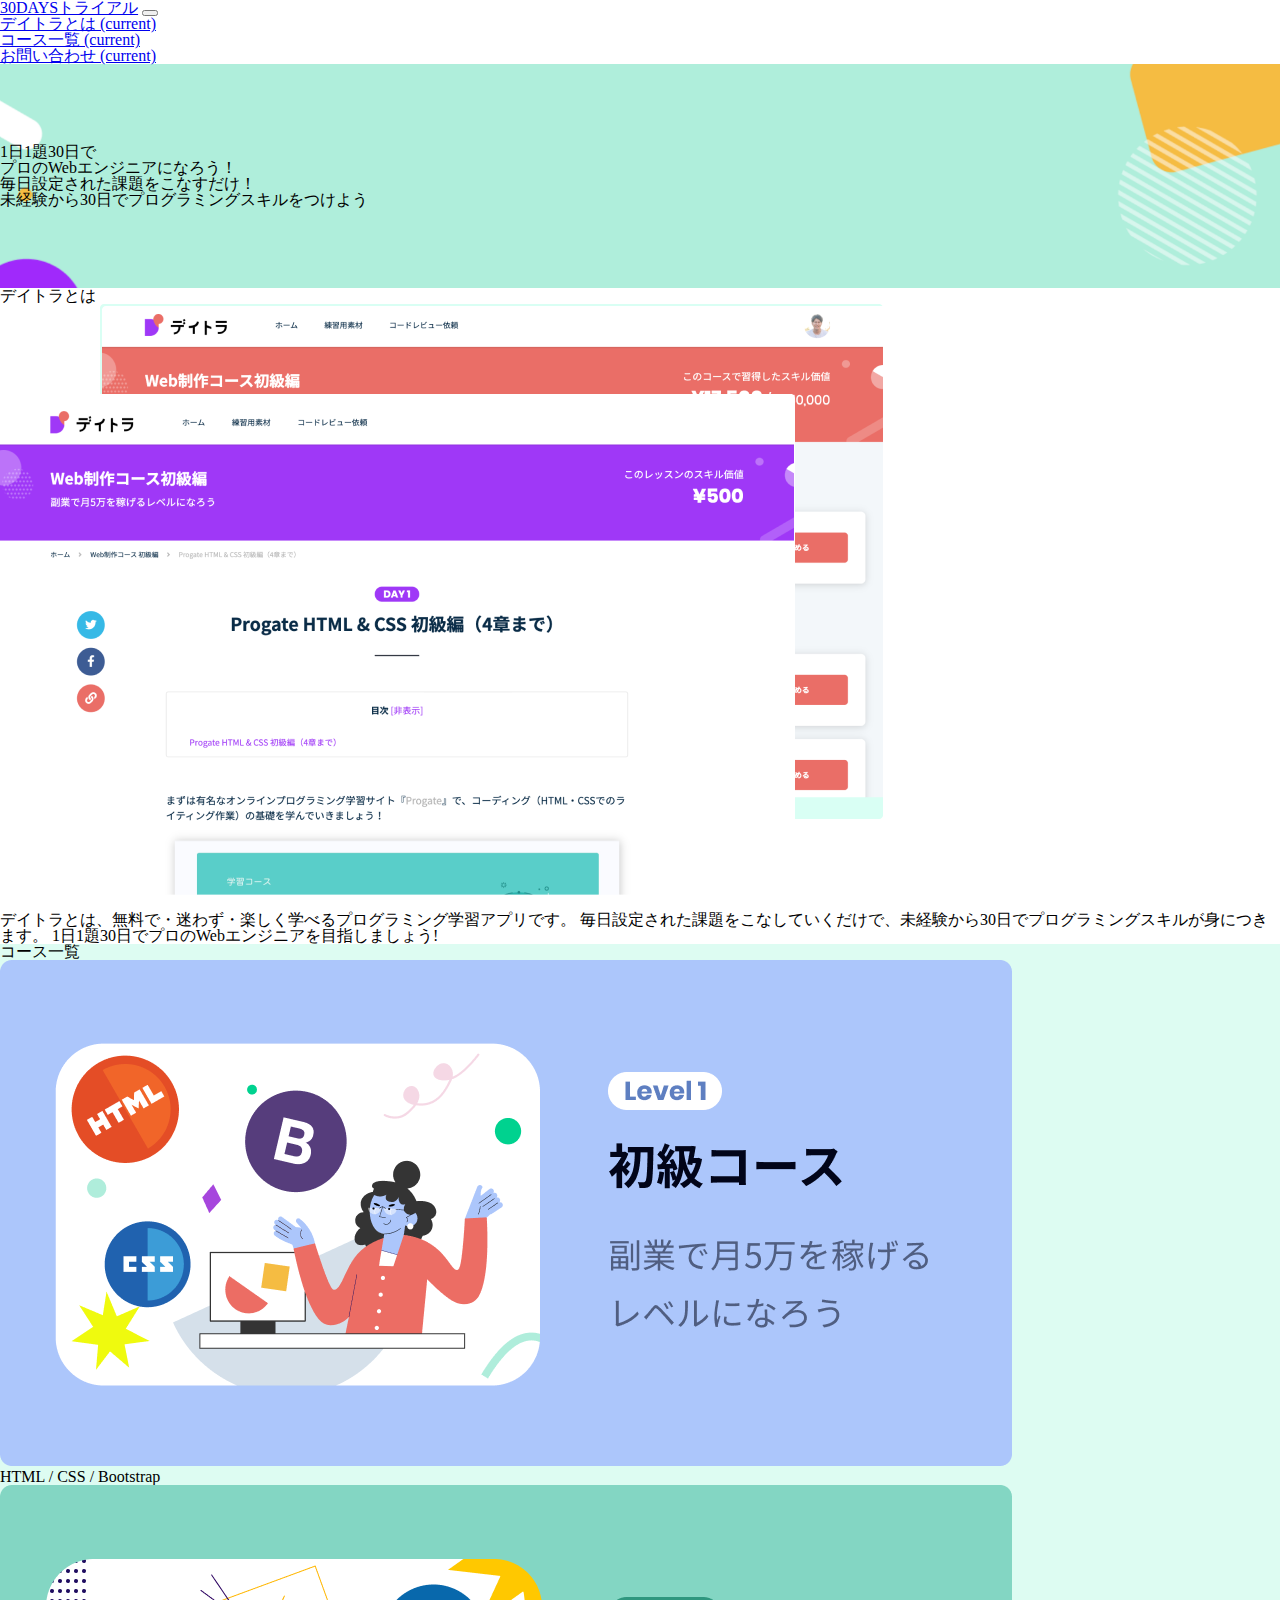
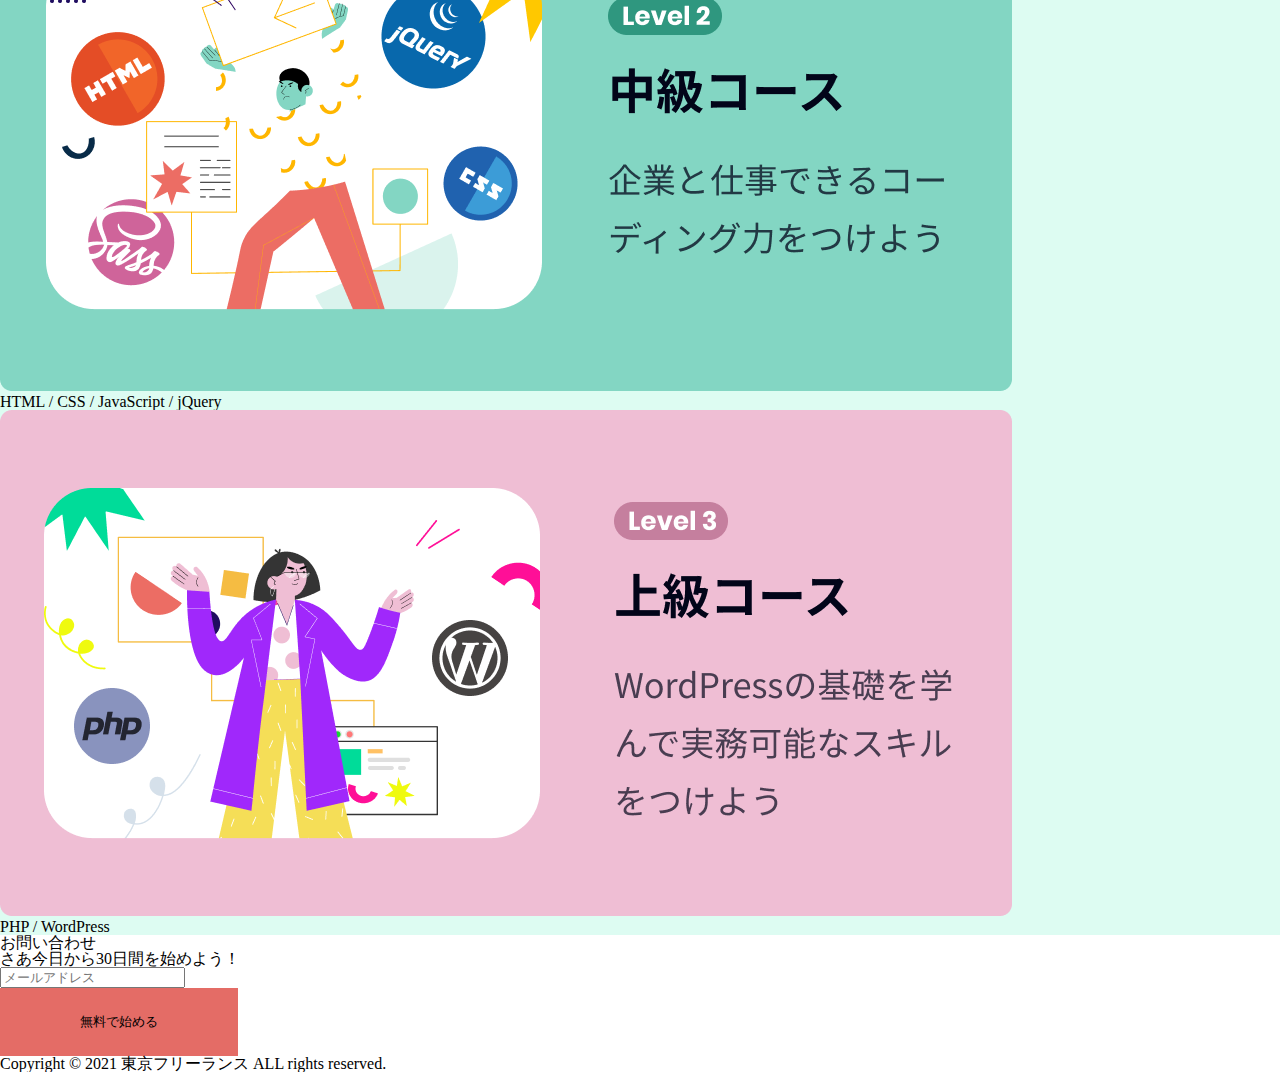
<file: 初級/bootstrap/bootstrap-third/index.html>
<!DOCTYPE html>
<html lang="ja">
    <head>
        <!-- Required meta tags -->
        <meta charset="utf-8" />
        <meta name="viewport" content="width=device-width, initial-scale=1" />

        <!-- Bootstrap CSS -->
        <link rel="stylesheet" href="./css/reset.css" />
        <link
            rel="stylesheet"
            href="https://cdn.jsdelivr.net/npm/bootstrap@4.6.0/dist/css/bootstrap.min.css"
            integrity="sha384-B0vP5xmATw1+K9KRQjQERJvTumQW0nPEzvF6L/Z6nronJ3oUOFUFpCjEUQouq2+l"
            crossorigin="anonymous"
        />
        <title>Document</title>
        <meta name="description" content="（検索結果に表示される説明文）" />
        <link rel="icon" href="./favicon.ico" />
        <link rel="stylesheet" href="./css/style.css" />
    </head>
    <body>
        <nav class="navbar navbar-expand-lg navbar-light py-3">
            <div class="container">
                <a class="h3 m-0 font-weight-bold text-dark" href="#"
                    >30DAYSトライアル</a
                >
                <button
                    class="navbar-toggler"
                    type="button"
                    data-toggle="collapse"
                    data-target="#navbarSupportedContent"
                    aria-controls="navbarSupportedContent"
                    aria-expanded="false"
                    aria-label="Toggle navigation"
                >
                    <span class="navbar-toggler-icon"></span>
                </button>
                <div
                    class="collapse navbar-collapse"
                    id="navbarSupportedContent"
                >
                    <ul class="navbar-nav ml-auto">
                        <li class="nav-item active">
                            <a class="nav-link font-weight-bold" href="#"
                                >デイトラとは
                                <span class="sr-only">(current)</span></a
                            >
                        </li>
                        <li class="nav-item active ml-3">
                            <a class="nav-link font-weight-bold" href="#"
                                >コース一覧
                                <span class="sr-only">(current)</span></a
                            >
                        </li>
                        <li class="nav-item active ml-3">
                            <a class="nav-link font-weight-bold" href="#"
                                >お問い合わせ
                                <span class="sr-only">(current)</span></a
                            >
                        </li>
                    </ul>
                </div>
            </div>
        </nav>

        <section class="top">
            <div class="container">
                <h2 class="text-center mb-3 font-weight-bold h1">
                    1日1題30日で<br />プロのWebエンジニアになろう！
                </h2>
                <p class="text-center">
                    毎日設定された課題をこなすだけ！<br />
                    未経験から30日でプログラミングスキルをつけよう
                </p>
            </div>
        </section>

        <section class="about py-5">
            <div class="container">
                <h2 class="display-5 text-center mb-5 mt-3 font-weight-bold">デイトラとは</h2>
                <div class="row">
                    <img src="./img/about.png" alt="about" class="col-md-6" />
                    <p class="col-md-6">
                        デイトラとは、無料で・迷わず・楽しく学べるプログラミング学習アプリです。
                        毎日設定された課題をこなしていくだけで、未経験から30日でプログラミングスキルが身につきます。
                        1日1題30日でプロのWebエンジニアを目指しましょう!
                    </p>
                </div>
            </div>
        </section>

        <section class="course py-5">
            <div class="container">
                <h2 class="display-5 text-center mb-5 mt-3 font-weight-bold">コース一覧</h2>
                <div class="row row-cols-1 row-cols-md-3">
                    <div class="col mb-4">
                        <div class="card">
                            <img
                                src="./img/web_first.png"
                                class="card-img-top"
                                alt="..."
                            />
                            <p class="card-text">HTML / CSS / Bootstrap</p>
                        </div>
                    </div>
                    <div class="col mb-4">
                        <div class="card">
                            <img
                                src="./img/web_second.png"
                                class="card-img-top"
                                alt="..."
                            />
                            <p class="card-text">
                                HTML / CSS / JavaScript / jQuery
                            </p>
                        </div>
                    </div>
                    <div class="col mb-4">
                        <div class="card">
                            <img
                                src="./img/web_third.png"
                                class="card-img-top"
                                alt="..."
                            />
                            <p class="card-text">PHP / WordPress</p>
                        </div>
                    </div>
                </div>
            </div>
        </section>

        <section class="contact py-5">
            <div class="container">
                <h2 class="display-5 text-center mb-5 mt-3 font-weight-bold">お問い合わせ</h2>
                <p class="mb-3 text-center">さあ今日から30日間を始めよう！</p>
                <form class="col-lg-8 m-auto">
                    <input
                        type="email"
                        class="form-control mb-4"
                        id="exampleInputEmail1"
                        placeholder="メールアドレス"
                    />
                    <div class="text-center">
                        <button
                            class="
                                btn-lg btn-orange
                                font-weight-bold
                                text-white
                            "
                        >
                            無料で始める
                        </button>
                    </div>
                </form>
            </div>
        </section>

        <footer class="bg-dark text-white py-3">
            <p class="text-right m-0 small">
                Copyright &copy; 2021 東京フリーランス ALL rights reserved.
            </p>
        </footer>

        <!-- Option 1: jQuery and Bootstrap Bundle (includes Popper) -->
        <script
            src="https://code.jquery.com/jquery-3.5.1.slim.min.js"
            integrity="sha384-DfXdz2htPH0lsSSs5nCTpuj/zy4C+OGpamoFVy38MVBnE+IbbVYUew+OrCXaRkfj"
            crossorigin="anonymous"
        ></script>
        <script
            src="https://cdn.jsdelivr.net/npm/bootstrap@4.6.0/dist/js/bootstrap.bundle.min.js"
            integrity="sha384-Piv4xVNRyMGpqkS2by6br4gNJ7DXjqk09RmUpJ8jgGtD7zP9yug3goQfGII0yAns"
            crossorigin="anonymous"
        ></script>
    </body>
</html>
</file>
<file: 初級/bootstrap/css/style.css>
.top {
  background-image: url(../img/top.png);
  background-size: cover;
}
</file>
<file: 初級/practice 2/css/style.css>
body {
  color: #082b48;
  font-family: Verdana, Geneva, Tahoma, sans-serif;
  line-height: 1.5;
}

img {
  width: 100%;
  height: auto;
}

a {
  text-decoration: none;
  color: #082b48;
}

a:hover {
  opacity: 0.7;
}

.container {
  width: 90%;
  max-width: 980px;
  margin: auto;
}

.clear::after {
  /* ⭕️擬似要素を追加し忘れてうまくいかなかった。もしもfloatを使用することがあるなら、このclearの使用はセットだと思うので、スニペットに登録しておいた（;fcle） */
  content: "";
  clear: both;
  display: block;
}

/* =====================
header
======================*/
header {
  padding: 20px 0; /* ⭕️わからなかった。高さが足りないと感じてheightを設定していた。だが、この方がコンテンツのサイズが変わっても柔軟に対応できて良いと思う */
}

.header-left {
  float: left;
}

.header-title {
  font-size: 24px;
  font-weight: bold;
}

.header-right {
  float: right;
}

.header-nav-item {
  float: left;
  margin-left: 50px;
}

.header-nav-item a {
  font-weight: 600; /* ⭕️最初 .header-rightの方に記述していて効かずに悩んだ。下層のタグに直接かけると良いのかも */
  line-height: 36px; /* このようにピクセルで指定できることを忘れていた */
  font-size: 15px;
}

/* =====================
top
======================*/
.top {
  background-image: url(../img/main-vsual-nontitle.png); /* ⭕️ファイルのところから相対パスをコピーしたとき、最初の"../"がついていなかったので、うまくいかなかった。相対パスをコピーする際は注意する */
  background-size: cover;
  padding: 80px 0;
}

.top-title {
  text-align: center;
  font-size: 48px; /* ♻️h2だが、左上のh1の文字よりもずっと大きなサイズにしているし、それで自然に見える */
  margin-bottom: 20px;
  font-weight: bold;
}

.top-subtitle {
  text-align: center;
  font-size: 18px;
  font-weight: bold;
}

/* =====================
section共通クラス
======================*/
.section {
  margin: 60px 0;
}

.section-title {
  font-size: 32px;
  font-weight: bold;
  text-align: center;
  margin-bottom: 40px;
}

/* =====================
about
======================*/
.about-left {
  float: left;
  width: 48%;
}

.about-right {
  float: right;
  width: 48%;
}

/* =====================
course
======================*/
.couse {
  background-color: #e3fcf4;
}

.course-wrapper {
  display: flex;
  justify-content: space-between;
  flex-wrap: wrap;
}

.course-item {
  width: 30%;
}

/* =====================
contact
======================*/
.contact-message {
  text-align: center;
  margin-bottom: 20px;
}

input[type="email"],
input[type="text"] {
  display: block;
  width: 600px;
  text-align: center;
  font-size: 18px;
  border-radius: 999px;
  margin: auto; /* ⭕️こんな基本の中央揃えがわからなかった。⭕️text-align: center; と margin: auto; は意識して覚えておこう。テキスト系なら（？）text-align、ブロックならmarginか */
  border: 3px solid #d8d8d8;
  padding: 15px;
  margin-bottom: 20px;
}

.btn {
  display: inline-block;
  padding: 20px 60px;
  background-color: #082b48;
  border-radius: 4px;
  color: #fff;
  font-weight: bold;
  font-size: 24px;
  border: none;
}

.btn:hover {
  opacity: 0.7;
  cursor: pointer;
}

.btn-register {
  display: block;
  background-color: #ec6d64;
  margin: auto;
}

/* =====================
footer
======================*/
footer {
  background-color: #082b48;
  color: #fff;
  padding: 20px 0;
}

.copyright {
  text-align: right;
  font-size: 12px;
}

/* =====================
スマホ用の表示
======================*/
@media screen and (max-width: 767px) {
  /* ウィンドウ幅が767px以下の場合に適用。「タブレットじゃなくなったら」(=「スマホになったら」) */
  /* =====================
  header
  ======================*/
  .header-left {
    float: none;
  }

  .header-title {
    text-align: center; /* ♻️↑の.header-leftにつけていたし、それで問題ないように見えたが、こちらにつけた方が良いのだろうか */
  }

  .header-right {
    float: none;
  }

  .header-nav {
    display: flex;
    justify-content: space-between; /* ⭕️marginを細かく触ったりせず、元のmarginは↓でリセットしつつ、space-betweenで良いように間隔をつけているのが興味深い。これも、幅の変化に対応しやすいものだろう。  ♻️space-betweenは素晴らしいってこと */
  }

  .header-nav-item {
    float: none;
    margin: 0;
  }

  .clear::after {
    /* ここは記述しなくてもうまくいったように見えた。一応教えられた通り記述しておく */
    content: none;
  }

  /* =====================
  top
  ======================*/
  top {
    padding: 120px 0;
  }

  .top-title {
    font-size: 32px;
  }

  .top-subtitle {
    font-size: 14px;
  }

  /* =====================
  section共通クラス
  ======================*/
  .section {
    /* ⭕️レスポンシブ対応をするときは、上から持ってきて、必要なところだけ触ると項目や現在の設定がわかったりしてよいかも。♻️他方本来いらない（触らなくて良い）ものも、見えてしまうのでに触りたくなってしまうかもしれないので注意 */
    margin: 80px 0;
  }

  .section-title {
    font-size: 24px;
    /* ちなみに、セクション見出し（.section-title）の下は、margin-bottomを変更していないので、結構空いているように見えたが、これで良い模様。使ってみるとこれが自然で見やすいのかも */
  }

  .section p {
    font-size: 14px;
  }
  /* =====================
  about
  ======================*/
  .about-left {
    float: none;
    margin-bottom: 10px;
    width: 100%;
  }

  .about-right {
    float: none;
    width: 100%;
  }

  /* =====================
  course
  ======================*/
  .course-item {
    width: 100%;
    margin-bottom: 20px;
  }

  /* =====================
  contact
  ======================*/
  input[type="email"],
  input[type="text"] {
    width: 100%;
  }
  /* ちなみに、bottunのfont-sizeなどは変更しなかった */

  /* =====================
  footer
  ======================*/
  .copyright {
    text-align: center;
    font-size: 10px;
  }
}
</file>
<file: 初級/practice/css/sanitize.css>
/* Document
 * ========================================================================== */

/**
 * Add border box sizing in all browsers (opinionated).
 */

*,
::before,
::after {
  box-sizing: border-box;
}

/**
 * 1. Add text decoration inheritance in all browsers (opinionated).
 * 2. Add vertical alignment inheritance in all browsers (opinionated).
 */

::before,
::after {
  text-decoration: inherit; /* 1 */
  vertical-align: inherit; /* 2 */
}

/**
 * 1. Use the default cursor in all browsers (opinionated).
 * 2. Change the line height in all browsers (opinionated).
 * 3. Use a 4-space tab width in all browsers (opinionated).
 * 4. Remove the grey highlight on links in iOS (opinionated).
 * 5. Prevent adjustments of font size after orientation changes in
 *    IE on Windows Phone and in iOS.
 * 6. Breaks words to prevent overflow in all browsers (opinionated).
 */

html {
  cursor: default; /* 1 */
  line-height: 1.5; /* 2 */
  -moz-tab-size: 4; /* 3 */
  tab-size: 4; /* 3 */
  -webkit-tap-highlight-color: transparent /* 4 */;
  -ms-text-size-adjust: 100%; /* 5 */
  -webkit-text-size-adjust: 100%; /* 5 */
  word-break: break-word; /* 6 */
}

/* Sections
 * ========================================================================== */

/**
 * Remove the margin in all browsers (opinionated).
 */

body {
  margin: 0;
}

/**
 * Correct the font size and margin on `h1` elements within `section` and
 * `article` contexts in Chrome, Edge, Firefox, and Safari.
 */

h1 {
  font-size: 2em;
  margin: 0.67em 0;
}

/* Grouping content
 * ========================================================================== */

/**
 * Remove the margin on nested lists in Chrome, Edge, IE, and Safari.
 */

dl dl,
dl ol,
dl ul,
ol dl,
ul dl {
  margin: 0;
}

/**
 * Remove the margin on nested lists in Edge 18- and IE.
 */

ol ol,
ol ul,
ul ol,
ul ul {
  margin: 0;
}

/**
 * 1. Add the correct sizing in Firefox.
 * 2. Show the overflow in Edge 18- and IE.
 */

hr {
  height: 0; /* 1 */
  overflow: visible; /* 2 */
}

/**
 * Add the correct display in IE.
 */

main {
  display: block;
}

/**
 * Remove the list style on navigation lists in all browsers (opinionated).
 */

nav ol,
nav ul {
  list-style: none;
  padding: 0;
}

/**
 * 1. Correct the inheritance and scaling of font size in all browsers.
 * 2. Correct the odd `em` font sizing in all browsers.
 */

pre {
  font-family: monospace, monospace; /* 1 */
  font-size: 1em; /* 2 */
}

/* Text-level semantics
 * ========================================================================== */

/**
 * Remove the gray background on active links in IE 10.
 */

a {
  background-color: transparent;
}

/**
 * Add the correct text decoration in Edge 18-, IE, and Safari.
 */

abbr[title] {
  text-decoration: underline;
  text-decoration: underline dotted;
}

/**
 * Add the correct font weight in Chrome, Edge, and Safari.
 */

b,
strong {
  font-weight: bolder;
}

/**
 * 1. Correct the inheritance and scaling of font size in all browsers.
 * 2. Correct the odd `em` font sizing in all browsers.
 */

code,
kbd,
samp {
  font-family: monospace, monospace; /* 1 */
  font-size: 1em; /* 2 */
}

/**
 * Add the correct font size in all browsers.
 */

small {
  font-size: 80%;
}

/* Embedded content
 * ========================================================================== */

/*
 * Change the alignment on media elements in all browsers (opinionated).
 */

audio,
canvas,
iframe,
img,
svg,
video {
  vertical-align: middle;
}

/**
 * Add the correct display in IE 9-.
 */

audio,
video {
  display: inline-block;
}

/**
 * Add the correct display in iOS 4-7.
 */

audio:not([controls]) {
  display: none;
  height: 0;
}

/**
 * Remove the border on iframes in all browsers (opinionated).
 */

iframe {
  border-style: none;
}

/**
 * Remove the border on images within links in IE 10-.
 */

img {
  border-style: none;
}

/**
 * Change the fill color to match the text color in all browsers (opinionated).
 */

svg:not([fill]) {
  fill: currentColor;
}

/**
 * Hide the overflow in IE.
 */

svg:not(:root) {
  overflow: hidden;
}

/* Tabular data
 * ========================================================================== */

/**
 * Collapse border spacing in all browsers (opinionated).
 */

table {
  border-collapse: collapse;
}

/* Forms
 * ========================================================================== */

/**
 * Remove the margin on controls in Safari.
 */

button,
input,
select {
  margin: 0;
}

/**
 * 1. Show the overflow in IE.
 * 2. Remove the inheritance of text transform in Edge 18-, Firefox, and IE.
 */

button {
  overflow: visible; /* 1 */
  text-transform: none; /* 2 */
}

/**
 * Correct the inability to style buttons in iOS and Safari.
 */

button,
[type="button"],
[type="reset"],
[type="submit"] {
  -webkit-appearance: button;
}

/**
 * 1. Change the inconsistent appearance in all browsers (opinionated).
 * 2. Correct the padding in Firefox.
 */

fieldset {
  border: 1px solid #a0a0a0; /* 1 */
  padding: 0.35em 0.75em 0.625em; /* 2 */
}

/**
 * Show the overflow in Edge 18- and IE.
 */

input {
  overflow: visible;
}

/**
 * 1. Correct the text wrapping in Edge 18- and IE.
 * 2. Correct the color inheritance from `fieldset` elements in IE.
 */

legend {
  color: inherit; /* 2 */
  display: table; /* 1 */
  max-width: 100%; /* 1 */
  white-space: normal; /* 1 */
}

/**
 * 1. Add the correct display in Edge 18- and IE.
 * 2. Add the correct vertical alignment in Chrome, Edge, and Firefox.
 */

progress {
  display: inline-block; /* 1 */
  vertical-align: baseline; /* 2 */
}

/**
 * Remove the inheritance of text transform in Firefox.
 */

select {
  text-transform: none;
}

/**
 * 1. Remove the margin in Firefox and Safari.
 * 2. Remove the default vertical scrollbar in IE.
 * 3. Change the resize direction in all browsers (opinionated).
 */

textarea {
  margin: 0; /* 1 */
  overflow: auto; /* 2 */
  resize: vertical; /* 3 */
}

/**
 * Remove the padding in IE 10-.
 */

[type="checkbox"],
[type="radio"] {
  padding: 0;
}

/**
 * 1. Correct the odd appearance in Chrome, Edge, and Safari.
 * 2. Correct the outline style in Safari.
 */

[type="search"] {
  -webkit-appearance: textfield; /* 1 */
  outline-offset: -2px; /* 2 */
}

/**
 * Correct the cursor style of increment and decrement buttons in Safari.
 */

::-webkit-inner-spin-button,
::-webkit-outer-spin-button {
  height: auto;
}

/**
 * Correct the text style of placeholders in Chrome, Edge, and Safari.
 */

::-webkit-input-placeholder {
  color: inherit;
  opacity: 0.54;
}

/**
 * Remove the inner padding in Chrome, Edge, and Safari on macOS.
 */

::-webkit-search-decoration {
  -webkit-appearance: none;
}

/**
 * 1. Correct the inability to style upload buttons in iOS and Safari.
 * 2. Change font properties to `inherit` in Safari.
 */

::-webkit-file-upload-button {
  -webkit-appearance: button; /* 1 */
  font: inherit; /* 2 */
}

/**
 * Remove the inner border and padding of focus outlines in Firefox.
 */

::-moz-focus-inner {
  border-style: none;
  padding: 0;
}

/**
 * Restore the focus outline styles unset by the previous rule in Firefox.
 */

:-moz-focusring {
  outline: 1px dotted ButtonText;
}

/**
 * Remove the additional :invalid styles in Firefox.
 */

:-moz-ui-invalid {
  box-shadow: none;
}

/* Interactive
 * ========================================================================== */

/*
 * Add the correct display in Edge 18- and IE.
 */

details {
  display: block;
}

/*
 * Add the correct styles in Edge 18-, IE, and Safari.
 */

dialog {
  background-color: white;
  border: solid;
  color: black;
  display: block;
  height: -moz-fit-content;
  height: -webkit-fit-content;
  height: fit-content;
  left: 0;
  margin: auto;
  padding: 1em;
  position: absolute;
  right: 0;
  width: -moz-fit-content;
  width: -webkit-fit-content;
  width: fit-content;
}

dialog:not([open]) {
  display: none;
}

/*
 * Add the correct display in all browsers.
 */

summary {
  display: list-item;
}

/* Scripting
 * ========================================================================== */

/**
 * Add the correct display in IE 9-.
 */

canvas {
  display: inline-block;
}

/**
 * Add the correct display in IE.
 */

template {
  display: none;
}

/* User interaction
 * ========================================================================== */

/*
 * 1. Remove the tapping delay in IE 10.
 * 2. Remove the tapping delay on clickable elements
      in all browsers (opinionated).
 */

a,
area,
button,
input,
label,
select,
summary,
textarea,
[tabindex] {
  -ms-touch-action: manipulation; /* 1 */
  touch-action: manipulation; /* 2 */
}

/**
 * Add the correct display in IE 10-.
 */

[hidden] {
  display: none;
}

/* Accessibility
 * ========================================================================== */

/**
 * Change the cursor on busy elements in all browsers (opinionated).
 */

[aria-busy="true"] {
  cursor: progress;
}

/*
 * Change the cursor on control elements in all browsers (opinionated).
 */

[aria-controls] {
  cursor: pointer;
}

/*
 * Change the cursor on disabled, not-editable, or otherwise
 * inoperable elements in all browsers (opinionated).
 */

[aria-disabled="true"],
[disabled] {
  cursor: not-allowed;
}

/*
 * Change the display on visually hidden accessible elements
 * in all browsers (opinionated).
 */

[aria-hidden="false"][hidden] {
  display: initial;
}

[aria-hidden="false"][hidden]:not(:focus) {
  clip: rect(0, 0, 0, 0);
  position: absolute;
}
</file>
<file: 初級/practice/css/style.css>
body {
  color: #082b48;
  font-family: Verdana, Geneva, Tahoma, sans-serif;
  line-height: 1.5;
}

img {
  width: 100%;
  height: auto;
}

a {
  text-decoration: none;
  color: #082b48;
}

a:hover {
  opacity: 0.7;
}

.container {
  width: 90%;
  max-width: 980px;
  margin: auto;
}

.clear::after {
  content: "";
  clear: both;
  display: block;
}

/* =====================
header
======================*/
header {
  padding: 20px 0;
}

.header-left {
  float: left;
}

.header-right {
  float: right;
}

.header-title {
  font-weight: bold;
  font-size: 24px;
}

.header-nav-item {
  float: left;
  margin-left: 50px;
  list-style: none;
}

.header-nav-item a {
  font-size: 15px;
  font-weight: 600;
  line-height: 36px;
}

/* =====================
top
======================*/
.top {
  background-image: url(../img/main-vsual-nontitle.png);
  background-size: cover;
  padding: 80px 0;
}

.top-title {
  font-size: 48px;
  font-weight: bold;
  text-align: center;
  margin-bottom: 20px;
}

.top-subtitle {
  font-size: 18px;
  text-align: center;
}

/* =====================
section共通クラス
======================*/
.section {
  padding: 60px 0;
}

.section-title {
  font-size: 32px;
  font-weight: bold;
  text-align: center;
  margin-bottom: 40px;
}

/* =====================
about
======================*/
.about-left {
  float: left;
  width: 48%;
}

.about-right {
  float: right;
  width: 48%;
}

/* =====================
course
======================*/
.course {
  background-color: #e3fcf4;
}

.course-wrapper {
  display: flex;
  justify-content: space-between;
}

.course-item {
  width: 30%;
}

/* =====================
contact
======================*/
.contact-message {
  text-align: center;
  margin-bottom: 20px;
}

input[type="email"],
input[type="text"] {
  display: block;
  width: 600px;
  border: 3px solid #d8d8d8;
  font-size: 18px;
  margin: auto;
  margin-bottom: 20px;
  padding: 15px;
  border-radius: 999px;
}

.btn {
  display: inline-block;
  padding: 20px 60px;
  background-color: #082b48;
  color: #fff;
  font-size: 24px;
  font-weight: bold;
  border-radius: 4px;
}

.btn:hover {
  opacity: 0.7;
  cursor: pointer;
}

.btn-register {
  background-color: #ec6d64;
  display: block;
  margin: auto;
  border: none; /*⭕️自分で付け加えた */
}

/* =====================
footer
======================*/
footer {
  background-color: #082b48;
  color: #fff;
  padding: 20px 0;
}

.copyright {
  text-align: right;
  font-size: 12px;
}

/* =====================
スマホ用の表示
======================*/
@media screen and (max-width: 767px) {
  /* ウィンドウ幅が767px以下の場合に適用。「タブレットじゃなくなったら」(=「スマホになったら」) */
  /* =====================
  header
  ======================*/
  .header-left {
    float: none;
  }

  .header-title {
    text-align: center;
  }

  .header-right {
    float: none;
  }

  .header-nav {
    display: flex;
    justify-content: space-between;
  }

  .header-nav-item {
    float: none;
    /* margin: auto; */
    margin: 0;
  }

  .clear::after {
  content: none;  
    
  }

  /* =====================
  top
  ======================*/
  .top {
    padding: 120px 0;
  }

  .top-title {
    font-size: 32px;
  }

  .top-subtitle {
    font-size: 14px;
  }

  /* =====================
  section共通クラス
  ======================*/
  .section {
    padding: 80px 0;
  }

  .section-title {
    font-size: 24px;
  }

  .section p {
    font-size: 14px;
  }

  /* =====================
  about
  ======================*/
  .about-left {
    float: none;
    width: 100%;
    margin-bottom: 10px;
  }

  .about-right {
    float: none;
    width: 100%;
  }

  /* =====================
  course
  ======================*/
  .course-wrapper {
    flex-wrap: wrap;
  }

  .course-item {
    width: 100%;
    margin-bottom: 20px;
  }

  /* =====================
  contact
  ======================*/
  input[type="text"],
  input[type="email"] {
    width: 100%;
  }

  /* =====================
  footer
  ======================*/
  .copyright {
    font-size: 10px;
    float: none;
    text-align: center;
    }
}
</file>
<file: 初級/bootstrap/bootstrap-second/css/style.css>
.top {
  background-image: url(../img/top.png);
  background-size: cover;
}

.youtube {
  position: relative;
  width: 100%;
  padding-top: 56.25%;
}
.youtube iframe {
  position: absolute;
  top: 0;
  right: 0;
  width: 100% !important;
  height: 100% !important;
}
</file>
<file: 初級/bootstrap/bootstrap-third/css/style.css>
.top {
    background-image: url(../img/main-vsual-nontitle.png);
    background-size: cover;
    padding: 80px 0;
}

.course,
.card {
    background-color: #ddfcf2;
}

.card {
    border: none;
}

.btn-orange {
    background-color: #e46c66;
    border: none;
    padding: 25px 80px;
}

@media screen and (max-width: 767px) {
    /* ウィンドウ幅が767px以下の場合に適用。「タブレットじゃなくなったら」(=「スマホになったら」) */
    .top {
        padding: 120px 0;
    }
}
</file>
